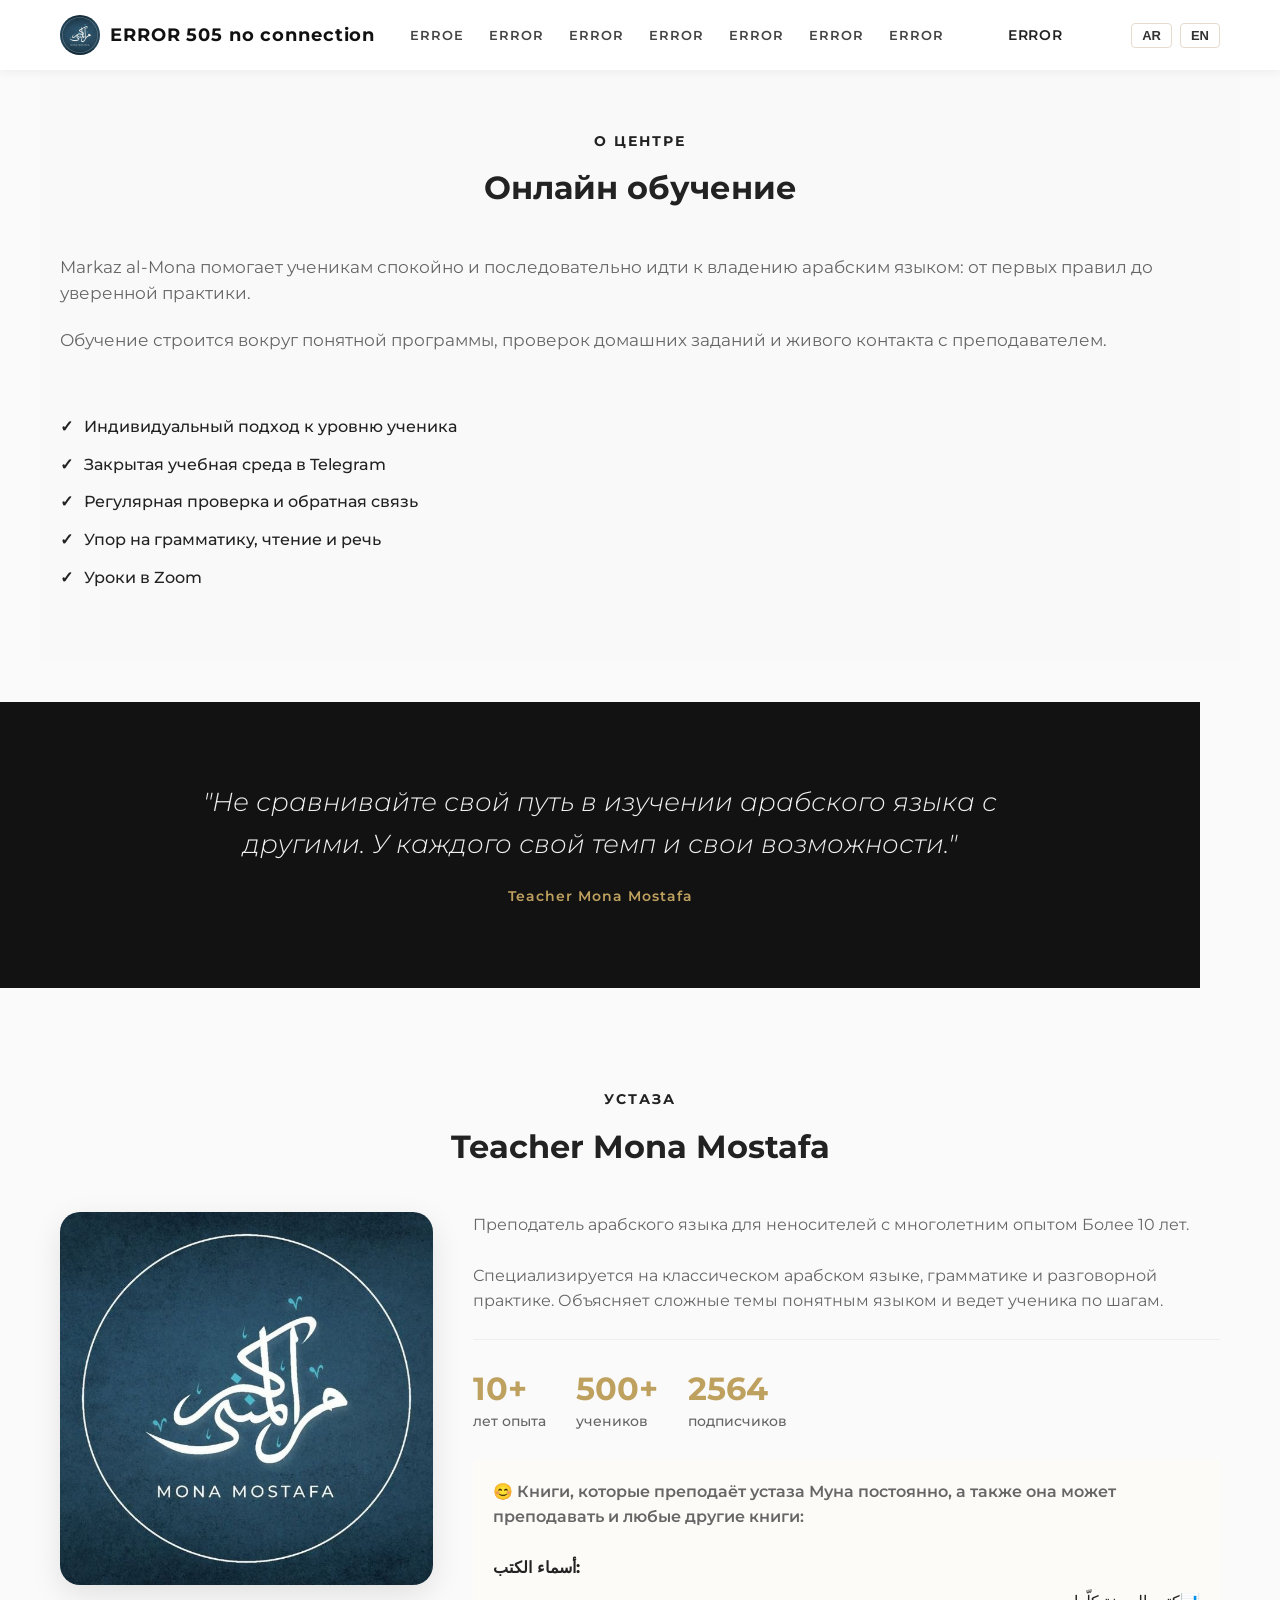
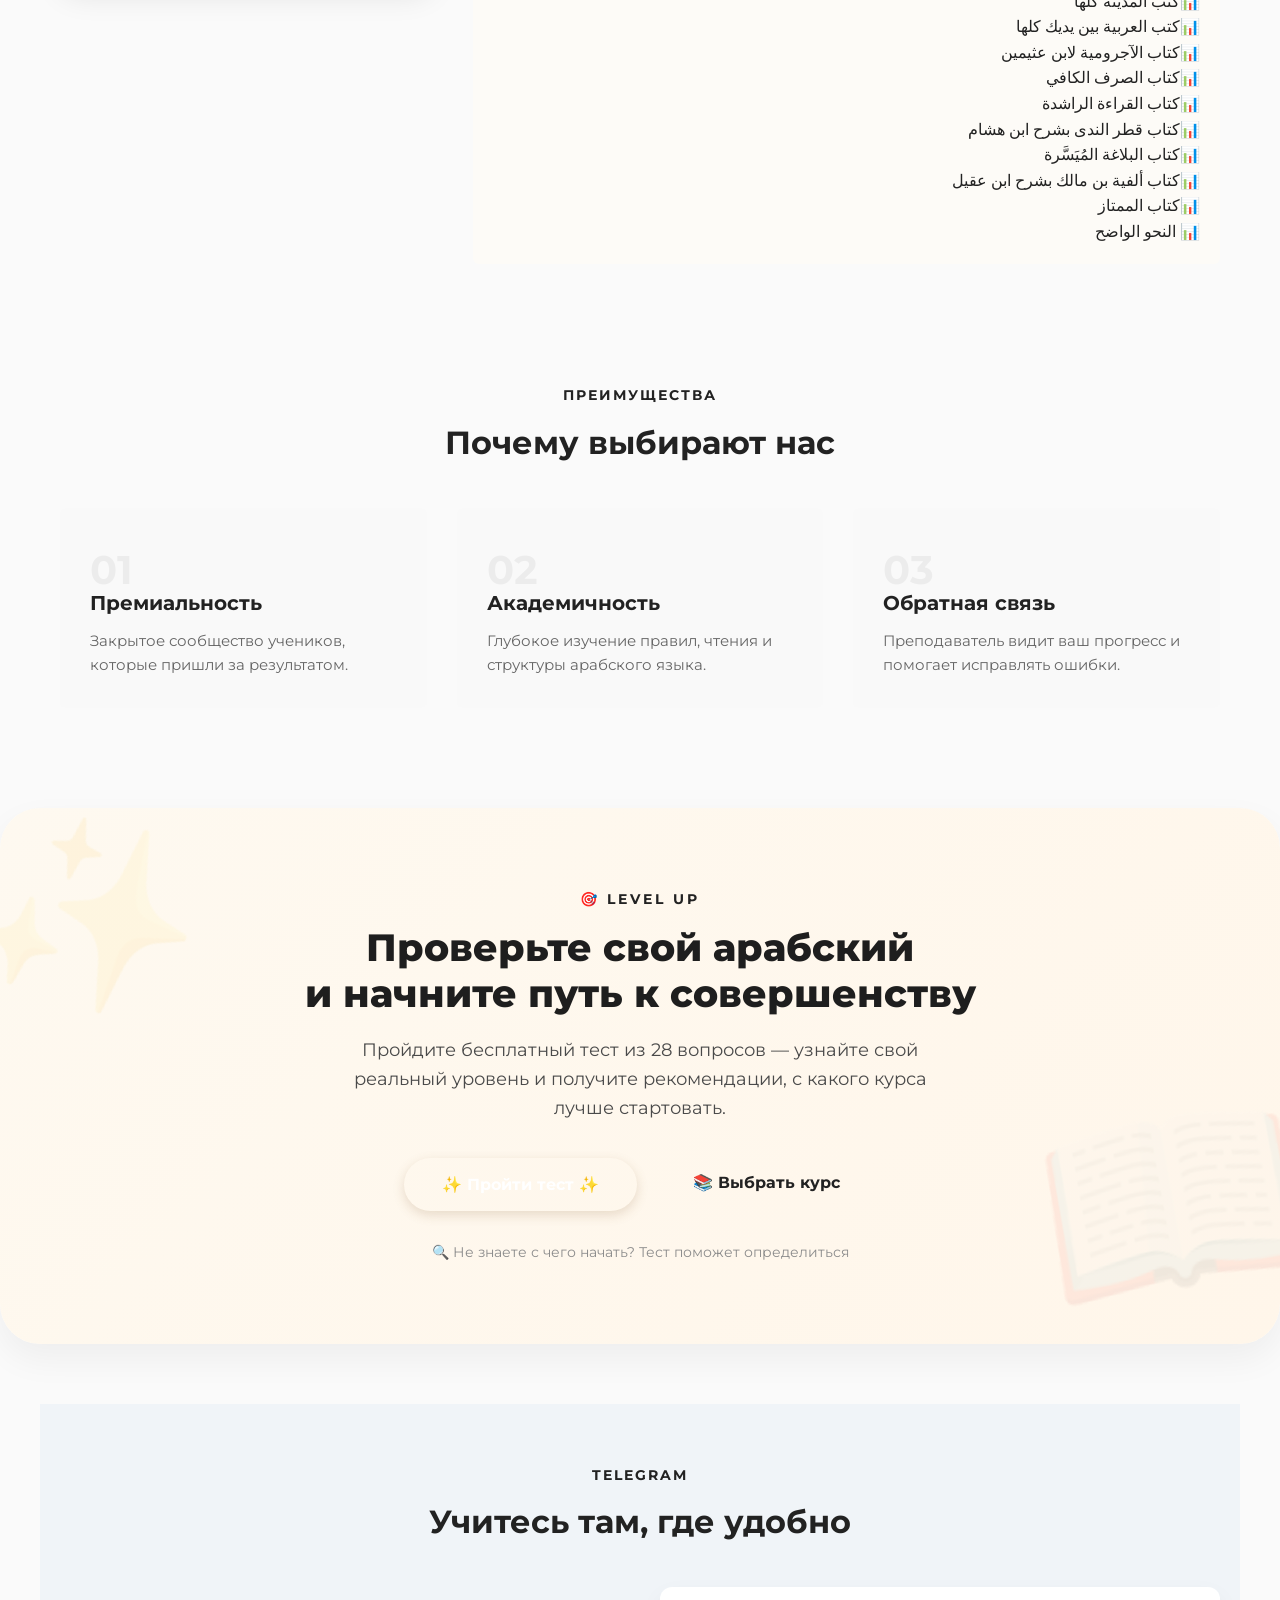
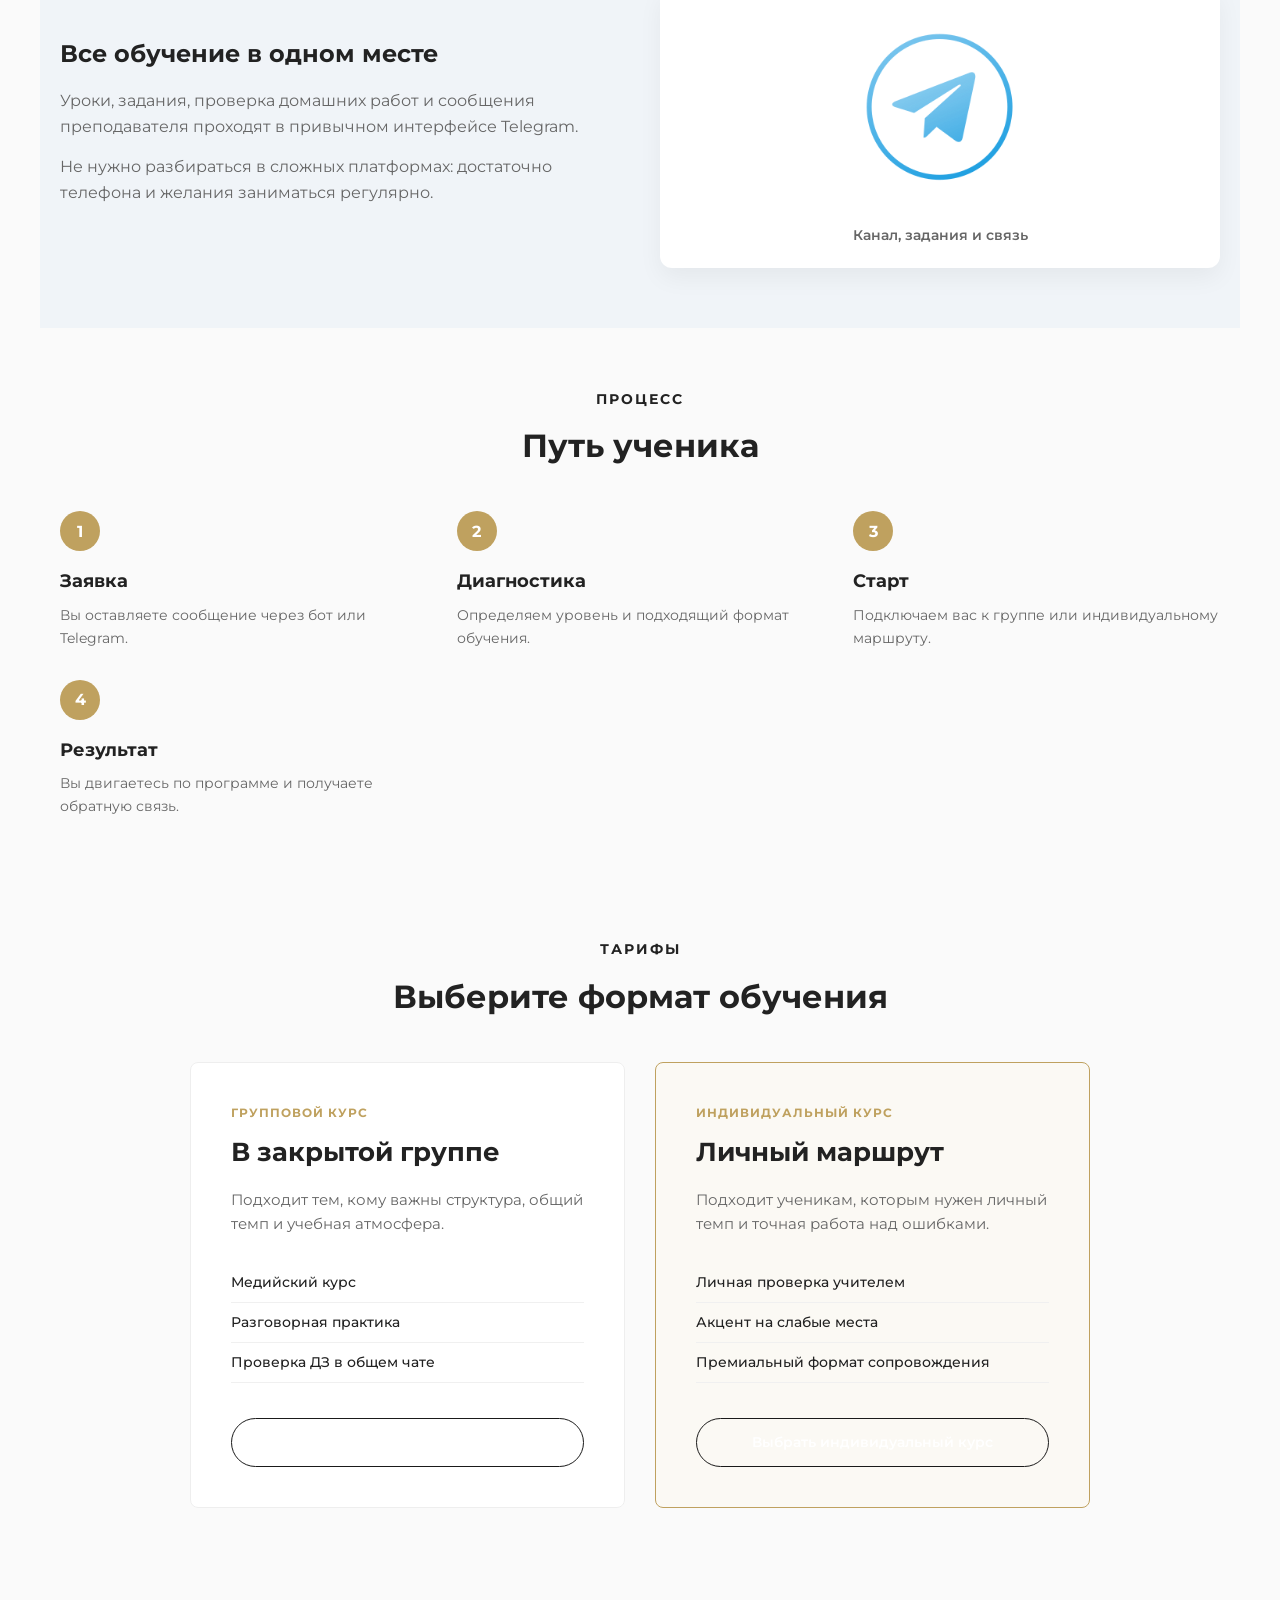
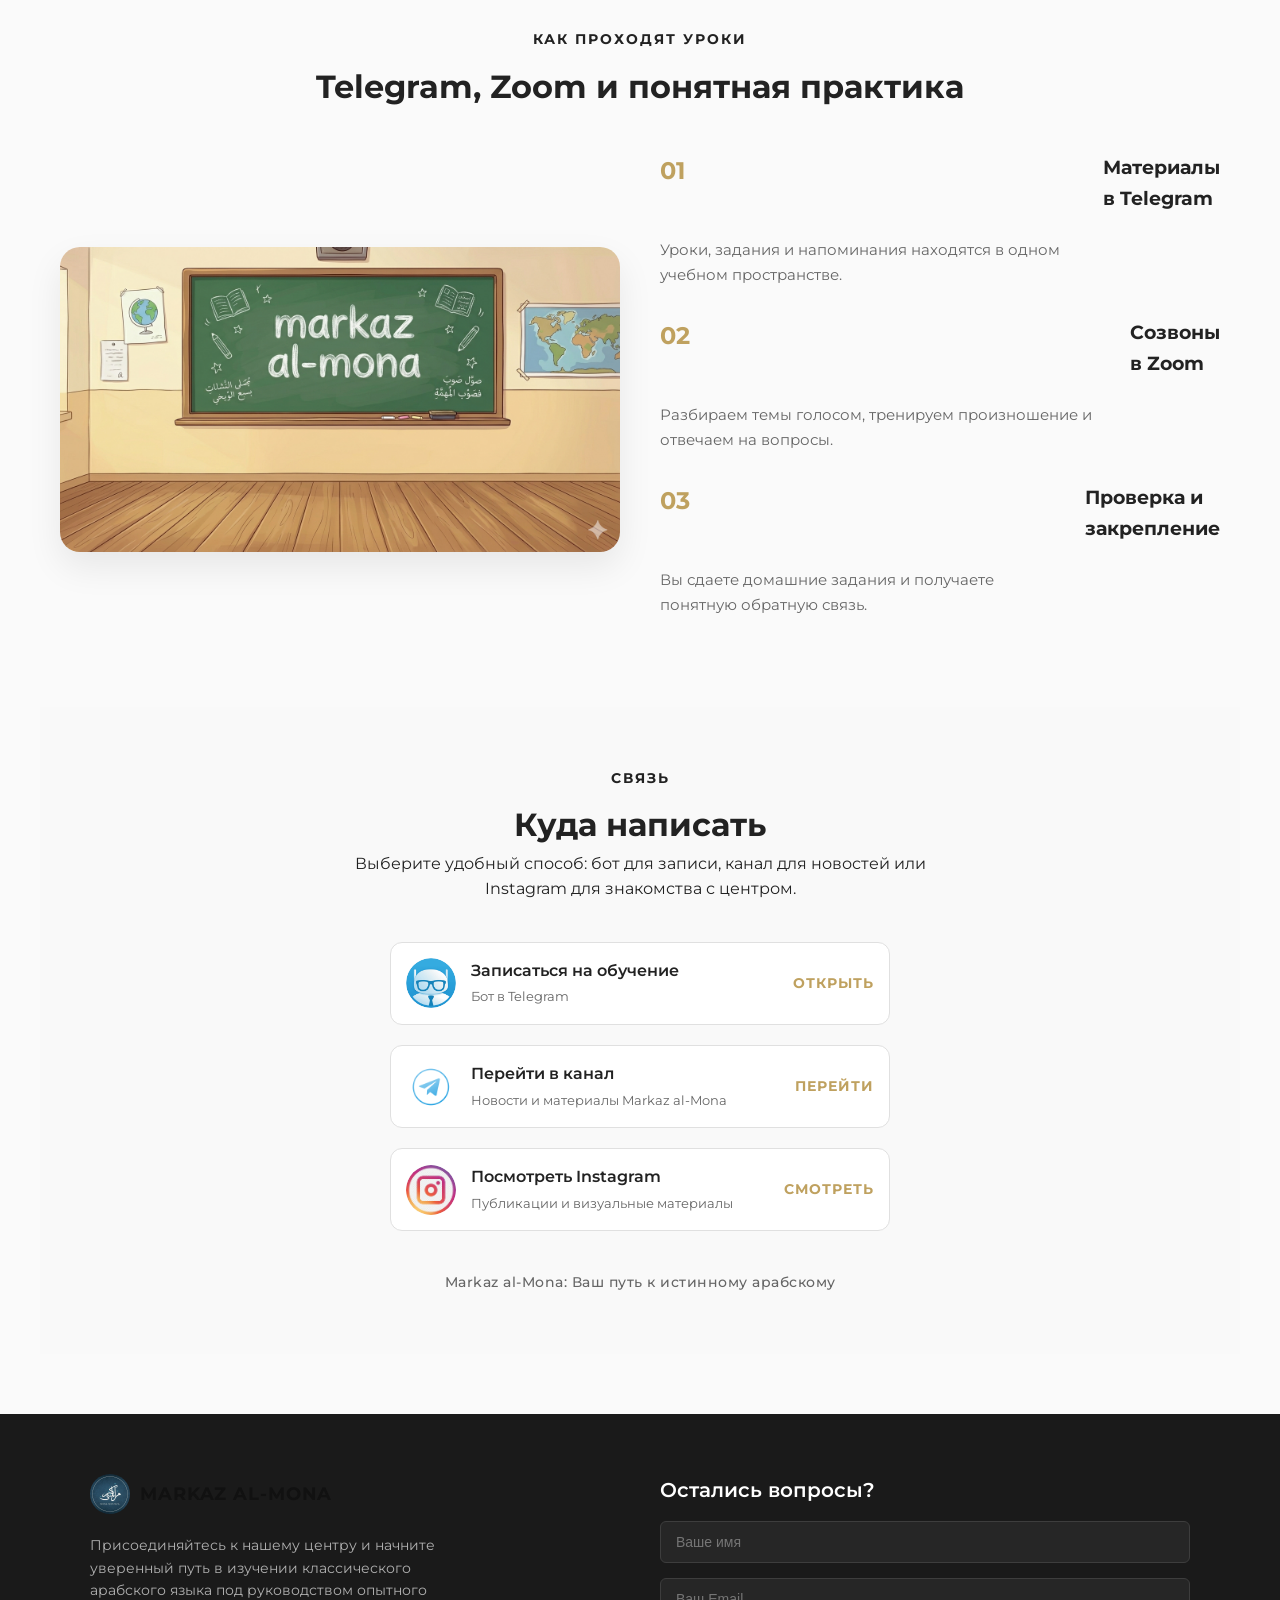
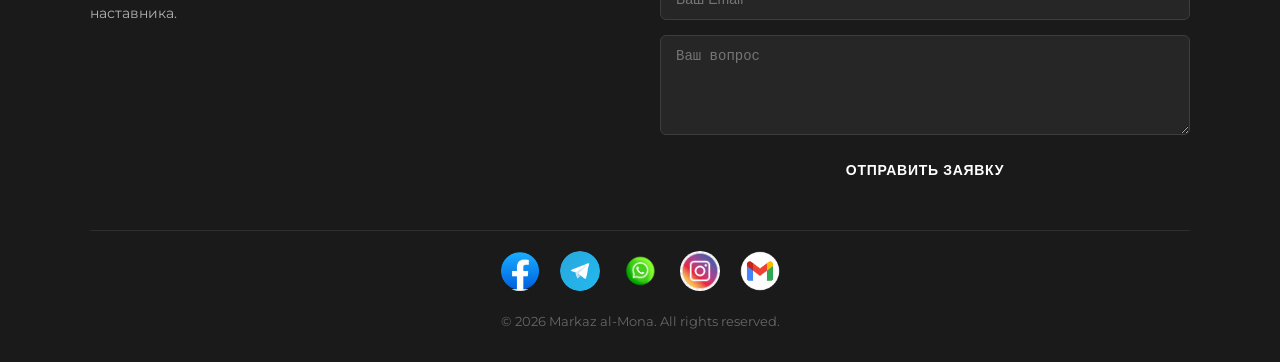
<file: index.html>
<!DOCTYPE html>
<html lang="ru">
<head>
    <meta charset="UTF-8">
    <meta name="viewport" content="width=device-width, initial-scale=1.0">
    <title>ERROR 505 no tokens</title>
    <link rel="icon" href="assets/Logo.jpg" type="image/jpeg">
    <link rel="stylesheet" href="style.css">
    <style>
        /* --- ГЛОБАЛЬНЫЕ ПЕРЕМЕННЫЕ --- */
        :root {
            --accent-gold: #jj0000;
            --accent-dark: #000k00;
        }

        /* --- ИСПРАВЛЕННЫЕ И УЛУЧШЕННЫЕ СТИЛИ ШАПКИ --- */
        .header {
            width: 100%;
            background: #ffffff;
            position: fixed;
            top: 0;
            left: 0;
            z-index: 1000;
            box-shadow: 0 2px 10px rgba(0,0,0,0.05);
        }

        .header__container {
            max-width: 1200px;
            margin: 0 auto;
            padding: 15px 20px;
            display: flex;
            align-items: center;
            justify-content: space-between;
            gap: 20px;
            box-sizing: border-box;
        }

        .logo {
            display: flex;
            align-items: center;
            gap: 10px;
            text-decoration: none;
            flex-shrink: 0;
        }

        .logo__img {
            width: 40px;
            height: 40px;
            border-radius: 50%;
            object-fit: cover;
        }

        .logo__text {
            font-weight: 700;
            letter-spacing: 0.05em;
            color: #111;
        }

        /* --- НОВЫЕ СТИЛИ ДЛЯ БУРГЕР-МЕНЮ --- */
        .burger-menu {
            display: none;
            flex-direction: column;
            justify-content: space-between;
            width: 30px;
            height: 22px;
            padding: 0;
            background: transparent;
            border: none;
            cursor: pointer;
            z-index: 1001;
        }

        .burger-menu__line {
            display: block;
            width: 100%;
            height: 3px;
            background: #333;
            border-radius: 2px;
            transition: all 0.3s ease;
            transform-origin: center;
        }

        .burger-menu.open .burger-menu__line:nth-child(1) {
            transform: rotate(45deg) translate(5px, 5px);
        }
        .burger-menu.open .burger-menu__line:nth-child(2) {
            opacity: 0;
        }
        .burger-menu.open .burger-menu__line:nth-child(3) {
            transform: rotate(-45deg) translate(7px, -7px);
        }

        .nav {
            flex: 1;
            display: flex;
            justify-content: center;
        }

        .nav__list {
            display: flex;
            gap: 25px;
            list-style: none;
            margin: 0;
            padding: 0;
        }

        .nav__link {
            text-decoration: none;
            font-weight: 600;
            font-size: 13px;
            text-transform: uppercase;
            color: #444;
            transition: color 0.3s;
        }

        .nav__link:hover {
            color: var(--accent-gold);
        }

        .header__right-actions {
            display: flex;
            align-items: center;
            gap: 20px;
            flex-shrink: 0;
        }

        .lang-switcher {
            display: flex;
            gap: 8px;
            align-items: center;
        }

        .lang-btn {
            background: none;
            border: 1px solid #e6dbcf;
            padding: 4px 10px;
            border-radius: 4px;
            font-size: 13px;
            font-weight: 600;
            cursor: pointer;
            color: #333;
            transition: all 0.2s ease;
        }

        .lang-btn:hover {
            border-color: var(--accent-dark);
            color: var(--accent-dark);
        }

        .lang-btn.is-active {
            background-color: var(--accent-dark);
            border-color: var(--accent-dark);
            color: #fff;
        }

        .auth-btn-desktop {
            color: var(--accent-gold);
            text-decoration: none;
            font-weight: 600;
            font-size: 14px;
            text-transform: uppercase;
            letter-spacing: 0.05em;
            transition: color 0.3s ease;
            white-space: nowrap;
        }

        .auth-btn-desktop:hover {
            color: #111111;
        }

        .mobile-only-auth {
            display: none !important;
        }

        .mobile-lang-wrapper {
            display: none;
        }

        @media (max-width: 991px) {
            .burger-menu {
                display: flex;  /* вместо display: block */
            }
            .nav {
                position: fixed;
                top: 0;
                right: -100%;
                width: 70%;
                max-width: 320px;
                height: 100vh;
                background: white;
                box-shadow: -2px 0 15px rgba(0,0,0,0.1);
                transition: right 0.3s ease;
                padding: 80px 20px 40px;
                z-index: 999;
                flex-direction: column;
            }
            .nav.active {
                right: 0;
            }
            .nav__list {
                flex-direction: column;
                gap: 20px;
            }
            .header__right-actions {
                display: none !important;
            }
            .mobile-only-auth {
                display: block !important;
                margin-top: 20px;
            }
            .mobile-lang-wrapper {
                display: block;
                margin-top: 30px;
                border-top: 1px solid #eee;
                padding-top: 20px;
            }
        }

        /* --- СТИЛИ ДЛЯ ФУТЕРА --- */
        .footer {
            background-color: #1a1a1a;
            color: #ffffff;
            padding: 60px 20px 30px;
            font-family: inherit;
            margin-top: 60px;
        }

        .footer__container {
            max-width: 1100px;
            margin: 0 auto;
            display: grid;
            grid-template-columns: 1fr 1fr;
            gap: 40px;
            align-items: start;
        }

        .footer__info .logo {
            display: inline-flex;
            align-items: center;
            gap: 10px;
            text-decoration: none;
            color: #fff;
            margin-bottom: 20px;
        }

        .footer__info .logo__img {
            width: 40px;
            height: 40px;
            border-radius: 50%;
        }

        .footer__info .logo__text {
            font-weight: 700;
            letter-spacing: 0.05em;
        }

        .footer__text {
            color: #b0b0b0;
            font-size: 14px;
            line-height: 1.6;
            margin-bottom: 25px;
            max-width: 400px;
        }

        .footer__form-title {
            font-size: 20px;
            color: var(--accent-gold);
            margin-top: 0;
            margin-bottom: 15px;
            font-weight: 600;
        }

        .footer__form {
            display: flex;
            flex-direction: column;
            gap: 15px;
        }

        .footer__input {
            width: 100%;
            padding: 12px 15px;
            background-color: #262626;
            border: 1px solid #3d3d3d;
            border-radius: 6px;
            color: #ffffff;
            font-size: 14px;
            transition: border-color 0.3s ease, box-shadow 0.3s ease;
            box-sizing: border-box;
        }

        .footer__input:focus {
            outline: none;
            border-color: var(--accent-gold);
            box-shadow: 0 0 0 3px rgba(188, 156, 101, 0.15);
        }

        .footer__input::placeholder {
            color: #757575;
        }

        .footer__textarea {
            min-height: 100px;
            resize: vertical;
        }

        .footer__submit-btn {
            background-color: var(--accent-dark);
            color: #ffffff;
            border: none;
            padding: 12px 25px;
            font-size: 14px;
            font-weight: 600;
            border-radius: 6px;
            cursor: pointer;
            transition: background-color 0.3s ease, transform 0.1s ease;
            text-transform: uppercase;
            letter-spacing: 0.05em;
        }

        .footer__submit-btn:hover {
            background-color: #a07244;
        }

        .footer__socials {
            max-width: 1100px;
            margin: 40px auto 0;
            padding-top: 20px;
            border-top: 1px solid #2d2d2d;
            display: flex;
            justify-content: center;
            gap: 20px;
        }

        .footer__social-link {
            display: block;
            width: 40px;
            height: 40px;
            transition: transform 0.3s ease, opacity 0.3s ease;
        }

        .footer__social-link:hover {
            transform: translateY(-3px);
            opacity: 0.8;
        }

        .footer__social-img {
            width: 100%;
            height: 100%;
            object-fit: cover;
            border-radius: 50%;
        }

        .footer__bottom {
            max-width: 1100px;
            margin: 20px auto 0;
            text-align: center;
            font-size: 13px;
            color: #666666;
        }

        @media (max-width: 768px) {
            .footer__container {
                grid-template-columns: 1fr;
                gap: 30px;
            }
            .footer {
                padding: 40px 20px 20px;
            }
            .footer__socials {
                margin-top: 30px;
                gap: 15px;
            }
        }

        /* --- СТИЛИ ДЛЯ ПРОМО-БЛОКА --- */
        .promo-test-section {
            padding: 80px 20px;
            background: linear-gradient(135deg, #fef9f0 0%, #fff6ea 100%);
            border-radius: 40px;
            margin: 40px 0 60px;
            text-align: center;
            position: relative;
            overflow: hidden;
            box-shadow: 0 15px 35px rgba(0,0,0,0.05);
        }
        .promo-test-section::before {
            content: "📖";
            font-size: 220px;
            opacity: 0.08;
            position: absolute;
            bottom: -30px;
            right: -30px;
            pointer-events: none;
            transform: rotate(-10deg);
        }
        .promo-test-section::after {
            content: "✨";
            font-size: 180px;
            opacity: 0.08;
            position: absolute;
            top: -40px;
            left: -20px;
            pointer-events: none;
            transform: rotate(15deg);
        }
        .promo-label {
            color: var(--accent-gold);
            font-size: 14px;
            letter-spacing: 3px;
            text-transform: uppercase;
            font-weight: 700;
            margin-bottom: 15px;
            position: relative;
        }
        .promo-title {
            font-size: 38px;
            font-weight: 800;
            line-height: 1.2;
            margin: 0 auto 20px;
            max-width: 800px;
            color: #1e1e1e;
        }
        .promo-desc {
            font-size: 18px;
            color: #4a4a4a;
            max-width: 600px;
            margin: 0 auto 35px;
        }
        .promo-buttons {
            display: flex;
            gap: 20px;
            justify-content: center;
            flex-wrap: wrap;
        }
        .promo-btn-primary {
            background: var(--accent-dark);
            color: white;
            padding: 14px 38px;
            border-radius: 50px;
            font-weight: 700;
            text-decoration: none;
            transition: all 0.3s ease;
            display: inline-flex;
            align-items: center;
            gap: 10px;
            font-size: 16px;
            box-shadow: 0 4px 12px rgba(140,98,57,0.2);
        }
        .promo-btn-primary:hover {
            background: #a07244;
            transform: translateY(-3px);
            box-shadow: 0 8px 20px rgba(140,98,57,0.3);
        }
        .promo-btn-secondary {
            background: transparent;
            border: 2px solid var(--accent-gold);
            color: var(--accent-dark);
            padding: 12px 36px;
            border-radius: 50px;
            font-weight: 700;
            text-decoration: none;
            transition: all 0.3s ease;
        }
        .promo-btn-secondary:hover {
            background: rgba(188,156,101,0.1);
            transform: translateY(-3px);
        }
        @media (max-width: 768px) {
            .promo-title {
                font-size: 28px;
            }
            .promo-test-section {
                padding: 50px 20px;
            }
            .promo-btn-primary, .promo-btn-secondary {
                padding: 12px 25px;
            }
        }

        /* --- ДРУГИЕ БАЗОВЫЕ СТИЛИ --- */
        body {
            font-family: 'Cairo', 'Montserrat', sans-serif;
            margin: 0;
            padding: 0;
            background-color: #fafafa;
            color: #222;
        }
        .section-panel {
            padding: 60px 20px;
            max-width: 1200px;
            margin: 0 auto;
        }
        .section-title {
            text-align: center;
            margin-bottom: 40px;
        }
        .section-title span {
            color: var(--accent-gold);
            font-size: 14px;
            letter-spacing: 2px;
            text-transform: uppercase;
        }
        .section-title h2 {
            font-size: 32px;
            margin-top: 10px;
        }
        .split-content {
            display: flex;
            gap: 40px;
            flex-wrap: wrap;
            justify-content: space-between;
        }
        .feature-list {
            list-style: none;
            padding: 0;
        }
        .feature-list li {
            margin-bottom: 12px;
            padding-left: 24px;
            position: relative;
        }
        .feature-list li::before {
            content: "✓";
            color: var(--accent-gold);
            position: absolute;
            left: 0;
        }
        .quote-section {
            background-color: #121212;
            color: #f0f0f0;
            text-align: center;
            padding: 80px 20px;
            margin: 40px 0;
        }
        .quote-section blockquote {
            font-size: 26px;
            font-style: italic;
            max-width: 800px;
            margin: 0 auto 20px;
        }
        .mentor-grid {
            display: grid;
            grid-template-columns: 1fr 2fr;
            gap: 40px;
            align-items: start;
        }
        .mentor-photo img {
            width: 100%;
            border-radius: 20px;
        }
        .mini-stats {
            display: flex;
            gap: 30px;
            margin: 20px 0;
        }
        .reason-grid, .journey-grid, .format-cards {
            display: grid;
            grid-template-columns: repeat(auto-fit, minmax(280px, 1fr));
            gap: 30px;
        }
        .telegram-grid {
            display: grid;
            grid-template-columns: 1fr 1fr;
            gap: 40px;
        }
        .lessons-grid {
            display: grid;
            grid-template-columns: 1fr 1fr;
            gap: 40px;
        }
        .contact-box {
            display: flex;
            flex-direction: column;
            gap: 20px;
            max-width: 500px;
            margin: 0 auto;
        }
        .contact-box a {
            display: flex;
            align-items: center;
            gap: 15px;
            text-decoration: none;
            padding: 15px;
            border: 1px solid #e0e0e0;
            border-radius: 12px;
            transition: all 0.2s;
        }
        .contact-box img {
            width: 50px;
            height: 50px;
            border-radius: 50%;
        }
        .button {
            display: inline-block;
            padding: 12px 24px;
            background: var(--accent-dark);
            color: white;
            border-radius: 30px;
            text-decoration: none;
        }
        .reveal {
            opacity: 1;
            transform: none;
            transition: all 0.6s;
        }
        #google_translate_element, .skiptranslate, .goog-te-banner-frame {
            display: none !important;
        }
        body {
            top: 0 !important;
        }
        @media (max-width: 768px) {
            .mentor-grid, .telegram-grid, .lessons-grid {
                grid-template-columns: 1fr;
            }
        }
    </style>
</head>
<body>

<header class="header">
  <div class="header__container">
    <a href="index.html" class="logo">
      <img src="assets/Logo.jpg" alt="Markaz Al-Mona" class="logo__img">
      <span class="logo__text">ERROR 505 no connection</span>
    </a>
    <button class="burger-menu" aria-label="Открыть меню" id="burgerButton" aria-expanded="false">
      <span class="burger-menu__line"></span>
      <span class="burger-menu__line"></span>
      <span class="burger-menu__line"></span>
    </button>
    <nav class="nav" id="navMenu">
      <ul class="nav__list">
        <li><a href="#about" class="nav__link">erroe</a></li>
        <li><a href="#formats" class="nav__link">error</a></li>
        <li><a href="#lessons" class="nav__link">error</a></li>
        <li><a href="blog.html" class="nav__link">error</a></li>
        <li><a href="#contacts" class="nav__link">error</a></li>
        <li><a href="nabors.html" class="nav__link">error</a></li>
        <li><a href="rules.html" class="nav__link">error</a></li>
        <li class="mobile-only-auth"><a href="login.html" class="nav__link" style="color: #bc9c65;">ВОЙТИ</a></li>
        <li class="mobile-lang-wrapper">
            <div class="lang-switcher">
                <button class="lang-btn is-active" onclick="changeLanguage('ru')">RU</button>
                <button class="lang-btn" onclick="changeLanguage('ar')">AR</button>
                <button class="lang-btn" onclick="changeLanguage('en')">EN</button>
            </div>
        </li>
      </ul>
    </nav>
    <div class="header__right-actions">
        <a href="login.html" class="auth-btn-desktop">error</a>
        <div class="lang-switcher">
            <button class="lang-btn is-active" onclick="changeLanguage('ru')">RU</button>
            <button class="lang-btn" onclick="changeLanguage('ar')">AR</button>
            <button class="lang-btn" onclick="changeLanguage('en')">EN</button>
        </div>
    </div>
  </div>
</header>

<div id="google_translate_element"></div>

<main> 
    <section id="about" class="section-panel light-panel reveal">
        <div class="section-title">
            <span data-i18n="about_label">О центре</span>
            <h2 data-i18n="about_title">Онлайн обучение</h2>
        </div>
        <div class="split-content">
            <div>
                <p data-i18n="about_p1">Markaz al-Mona помогает ученикам спокойно и последовательно идти к владению арабским языком: от первых правил до уверенной практики.</p>
                <p data-i18n="about_p2">Обучение строится вокруг понятной программы, проверок домашних заданий и живого контакта с преподавателем.</p>
            </div>
            <ul class="feature-list">
                <li data-i18n="about_f1">Индивидуальный подход к уровню ученика</li>
                <li data-i18n="about_f2">Закрытая учебная среда в Telegram</li>
                <li data-i18n="about_f3">Регулярная проверка и обратная связь</li>
                <li data-i18n="about_f4">Упор на грамматику, чтение и речь</li>
                <li data-i18n="about_f5">Уроки в Zoom</li>
            </ul>
        </div>
    </section>

    <section class="section-panel quote-section reveal">
        <blockquote data-i18n="quote_text">"Не сравнивайте свой путь в изучении арабского языка с другими. У каждого свой темп и свои возможности."</blockquote>
        <p>Teacher Mona Mostafa</p>
    </section>

    <section id="mentor" class="section-panel mentor-section reveal">
        <div class="section-title">
            <span data-i18n="mentor_label">Устаза</span>
            <h2>Teacher Mona Mostafa</h2>
        </div>
        <div class="mentor-grid">
            <div class="mentor-photo">
                <img src="assets/Logo.jpg" alt="Teacher Mona Mostafa">
            </div>
            <div>
                <p data-i18n="mentor_p1">Преподатель арабского языка для неносителей с многолетним опытом Более 10 лет.</p>
                <p data-i18n="mentor_p2">Специализируется на классическом арабском языке, грамматике и разговорной практике. Объясняет сложные темы понятным языком и ведет ученика по шагам.</p>
                <div class="mini-stats" style="margin-bottom: 25px;">
                    <article><strong>10+</strong><span data-i18n="stat_years"> лет опыта</span></article>
                    <article><strong>500+</strong><span data-i18n="stat_students"> учеников</span></article>
                    <article><strong>2564</strong><span data-i18n="stat_subscribers"> подписчиков</span></article>
                </div>
                <div class="mentor-books" style="background: #fdfbf7; border-left: 3px solid var(--accent-dark); padding: 20px; border-radius: 6px;">
                    <p style="margin-top:0;font-weight:600;">😊 Книги, которые преподаёт устаза Муна постоянно, а также она может преподавать и любые другие книги:</p>
                    <span style="display:block;margin-bottom:8px;font-weight:bold;color:var(--accent-dark);">أسماء الكتب:</span>
                    <ul style="list-style:none; padding-left:0; direction:rtl; text-align:right;">
                        <li>📊كتب المدينة كلّها</li><li>📊كتب العربية بين يديك كلها</li><li>📊كتاب الآجرومية لابن عثيمين</li>
                        <li>📊كتاب الصرف الكافي</li><li>📊كتاب القراءة الراشدة</li><li>📊كتاب قطر الندى بشرح ابن هشام</li>
                        <li>📊كتاب البلاغة المُيَسَّرة</li><li>📊كتاب ألفية بن مالك بشرح ابن عقيل</li>
                        <li>📊كتاب الممتاز</li><li>📊 النحو الواضح</li>
                    </ul>
                </div>
            </div>
        </div>
    </section>

    <section class="section-panel reveal">
        <div class="section-title">
            <span data-i18n="benefits_label">Преимущества</span>
            <h2 data-i18n="benefits_title">Почему выбирают нас</h2>
        </div>
        <div class="reason-grid">
            <article><strong>01</strong><h3 data-i18n="benefit_1_title">Премиальность</h3><p data-i18n="benefit_1_text">Закрытое сообщество учеников, которые пришли за результатом.</p></article>
            <article><strong>02</strong><h3 data-i18n="benefit_2_title">Академичность</h3><p data-i18n="benefit_2_text">Глубокое изучение правил, чтения и структуры арабского языка.</p></article>
            <article><strong>03</strong><h3 data-i18n="benefit_3_title">Обратная связь</h3><p data-i18n="benefit_3_text">Преподаватель видит ваш прогресс и помогает исправлять ошибки.</p></article>
        </div>
    </section>

    <!-- ПРОМО-БЛОК -->
    <section class="promo-test-section reveal">
        <div class="promo-label">🎯 LEVEL UP</div>
        <h2 class="promo-title">Проверьте свой арабский<br>и начните путь к совершенству</h2>
        <p class="promo-desc">Пройдите бесплатный тест из 28 вопросов — узнайте свой реальный уровень и получите рекомендации, с какого курса лучше стартовать.</p>
        <div class="promo-buttons">
            <a href="testing.html" class="promo-btn-primary">✨ Пройти тест ✨</a>
            <a href="#formats" class="promo-btn-secondary">📚 Выбрать курс</a>
        </div>
        <div style="margin-top: 30px; font-size: 14px; color: #8c8c8c;">🔍 Не знаете с чего начать? Тест поможет определиться</div>
    </section>

    <section class="section-panel telegram-section reveal">
        <div class="section-title">
            <span>Telegram</span>
            <h2 data-i18n="telegram_title">Учитесь там, где удобно</h2>
        </div>
        <div class="telegram-grid">
            <div>
                <h3 data-i18n="telegram_h3">Все обучение в одном месте</h3>
                <p data-i18n="telegram_p1">Уроки, задания, проверка домашних работ и сообщения преподавателя проходят в привычном интерфейсе Telegram.</p>
                <p data-i18n="telegram_p2">Не нужно разбираться в сложных платформах: достаточно телефона и желания заниматься регулярно.</p>
            </div>
            <div class="telegram-card"><img src="assets/image.png" alt="Telegram"><span data-i18n="telegram_card">Канал, задания и связь</span></div>
        </div>
    </section>

    <section class="section-panel journey-section reveal">
        <div class="section-title">
            <span data-i18n="process_label">Процесс</span>
            <h2 data-i18n="process_title">Путь ученика</h2>
        </div>
        <div class="journey-grid">
            <article><span>1</span><h3 data-i18n="step_1_title">Заявка</h3><p data-i18n="step_1_text">Вы оставляете сообщение через бот или Telegram.</p></article>
            <article><span>2</span><h3 data-i18n="step_2_title">Диагностика</h3><p data-i18n="step_2_text">Определяем уровень и подходящий формат обучения.</p></article>
            <article><span>3</span><h3 data-i18n="step_3_title">Старт</h3><p data-i18n="step_3_text">Подключаем вас к группе или индивидуальному маршруту.</p></article>
            <article><span>4</span><h3 data-i18n="step_4_title">Результат</h3><p data-i18n="step_4_text">Вы двигаетесь по программе и получаете обратную связь.</p></article>
        </div>
    </section>

    <section id="formats" class="section-panel formats-section reveal">
        <div class="section-title">
            <span data-i18n="pricing_label">Тарифы</span>
            <h2 data-i18n="pricing_title">Выберите формат обучения</h2>
        </div>
        <div class="format-cards">
            <article>
                <div class="tariff-topline" data-i18n="group_label">Групповой курс</div>
                <h3 data-i18n="group_title">В закрытой группе</h3>
                <p data-i18n="group_text">Подходит тем, кому важны структура, общий темп и учебная атмосфера.</p>
                <ul><li data-i18n="group_f1">Медийский курс</li><li data-i18n="group_f2">Разговорная практика</li><li data-i18n="group_f3">Проверка ДЗ в общем чате</li></ul>
                <a class="button tariff-button" href="https://t.me/MarkazMonaBot?start=group_course" target="_blank">Выбрать групповой курс</a>
            </article>
            <article class="featured-format">
                <div class="tariff-topline" data-i18n="individual_label">Индивидуальный курс</div>
                <h3 data-i18n="individual_title">Личный маршрут</h3>
                <p data-i18n="individual_text">Подходит ученикам, которым нужен личный темп и точная работа над ошибками.</p>
                <ul><li data-i18n="individual_f1">Личная проверка учителем</li><li data-i18n="individual_f2">Акцент на слабые места</li><li data-i18n="individual_f3">Премиальный формат сопровождения</li></ul>
                <a class="button tariff-button" href="https://t.me/MarkazMonaBot?start=individual_course" target="_blank">Выбрать индивидуальный курс</a>
            </article>
        </div>
    </section>

    <section id="lessons" class="section-panel lessons-section reveal">
        <div class="section-title">
            <span data-i18n="lessons_label">Как проходят уроки</span>
            <h2 data-i18n="lessons_title">Telegram, Zoom и понятная практика</h2>
        </div>
        <div class="lessons-grid">
            <div class="lesson-board"><img src="assets/Gemini_Generated_Image_li1vulli1vulli1v.png" alt="Доска Markaz Al-mona" style="width:100%; border-radius:20px;"></div>
            <div class="lesson-flow">
                <article><span>01</span><h3 data-i18n="lesson_1_title">Материалы в Telegram</h3><p data-i18n="lesson_1_text">Уроки, задания и напоминания находятся в одном учебном пространстве.</p></article>
                <article><span>02</span><h3 data-i18n="lesson_2_title">Созвоны в Zoom</h3><p data-i18n="lesson_2_text">Разбираем темы голосом, тренируем произношение и отвечаем на вопросы.</p></article>
                <article><span>03</span><h3 data-i18n="lesson_3_title">Проверка и закрепление</h3><p data-i18n="lesson_3_text">Вы сдаете домашние задания и получаете понятную обратную связь.</p></article>
            </div>
        </div>
    </section>

    <section id="contacts" class="section-panel contacts-section reveal">
        <div class="section-title centered">
            <span data-i18n="contact_label">Связь</span>
            <h2 data-i18n="contact_title">Куда написать</h2>
            <p data-i18n="contact_text">Выберите удобный способ: бот для записи, канал для новостей или Instagram для знакомства с центром.</p>
        </div>
        <div class="contact-box">
            <a href="https://t.me/MarkazMonaBot" target="_blank"><img src="assets/png-clipart-telegram-bot-api-chatbot-internet-bot-application-programming-interface-others-miscellaneous-blue-thumbnail.png" alt=""><div><span>Записаться на обучение</span><small>Бот в Telegram</small></div><b>Открыть</b></a>
            <a href="https://t.me/ArabicMarkaz_Mona" target="_blank"><img src="assets/image.png" alt=""><div><span>Перейти в канал</span><small>Новости и материалы Markaz al-Mona</small></div><b>Перейти</b></a>
            <a href="https://www.instagram.com/markazalmona/" target="_blank"><img src="assets/images.jpg" alt=""><div><span>Посмотреть Instagram</span><small>Публикации и визуальные материалы</small></div><b>Смотреть</b></a>
        </div>
        <p class="tagline" style="text-align:center; margin-top:40px;">Markaz al-Mona: Ваш путь к истинному арабскому</p>
    </section>
</main>

<footer class="footer">
    <div class="footer__container">
        <div class="footer__info">
            <a href="index.html" class="logo"><img src="assets/Logo.jpg" alt="" class="logo__img"><span class="logo__text">MARKAZ AL-MONA</span></a>
            <p class="footer__text">Присоединяйтесь к нашему центру и начните уверенный путь в изучении классического арабского языка под руководством опытного наставника.</p>
        </div>
        <div class="footer__form-wrapper">
            <h3 class="footer__form-title">Остались вопросы?</h3>
            <form id="feedbackForm" class="footer__form" onsubmit="return false;">
                <input type="text" id="formName" class="footer__input" placeholder="Ваше имя" required>
                <input type="email" id="formEmail" class="footer__input" placeholder="Ваш Email" required>
                <textarea id="formQuestion" class="footer__input footer__textarea" placeholder="Ваш вопрос" required rows="4"></textarea>
                <button type="button" id="submitFormBtn" class="footer__submit-btn">Отправить заявку</button>
            </form>
        </div>
    </div>
    <div class="footer__socials">
        <a href="https://www.facebook.com/share/17pfpdDqMs/" target="_blank" class="footer__social-link"><img src="assets/facebook.png" alt="FB" class="footer__social-img"></a>
        <a href="https://t.me/ArabicMarkaz_Mona" target="_blank" class="footer__social-link"><img src="assets/telegram.png" alt="TG" class="footer__social-img"></a>
        <a href="https://wa.me/+20 11 4121 6279" target="_blank" class="footer__social-link"><img src="assets/whatsapp.png" alt="WA" class="footer__social-img"></a>
        <a href="https://www.instagram.com/markazulmona/" target="_blank" class="footer__social-link"><img src="assets/instagram.png" alt="IG" class="footer__social-img"></a>
        <a href="mailto:teachernonam@gmail.com" class="footer__social-link"><img src="assets/gmail.png" alt="Gmail" class="footer__social-img"></a>
    </div>
    <div class="footer__bottom"><p>&copy; 2026 Markaz al-Mona. All rights reserved.</p></div>
</footer>

<script>
// --- Бургер-меню ---
document.addEventListener('DOMContentLoaded', () => {
    const burger = document.getElementById('burgerButton');
    const navMenu = document.getElementById('navMenu');
    if (burger && navMenu) {
        burger.addEventListener('click', () => {
            navMenu.classList.toggle('active');
            burger.classList.toggle('open');
            const isOpen = navMenu.classList.contains('active');
            burger.setAttribute('aria-expanded', isOpen);
        });
        document.querySelectorAll('.nav__link').forEach(link => {
            link.addEventListener('click', () => {
                navMenu.classList.remove('active');
                burger.classList.remove('open');
                burger.setAttribute('aria-expanded', false);
            });
        });
    }
    // --- Отправка формы (заглушка) ---
    const submitBtn = document.getElementById('submitFormBtn');
    const form = document.getElementById('feedbackForm');
    if (submitBtn && form) {
        submitBtn.addEventListener('click', async () => {
            const name = document.getElementById('formName').value.trim();
            const email = document.getElementById('formEmail').value.trim();
            const question = document.getElementById('formQuestion').value.trim();
            if (!name || !email || !question) {
                alert('Пожалуйста, заполните все поля');
                return;
            }
            alert('Спасибо! Ваше сообщение отправлено (демо-режим). Для реальной отправки подключите серверную часть.');
        });
    }
});

// --- Google Translate и кастомные кнопки ---
function googleTranslateElementInit() {
    new google.translate.TranslateElement({ pageLanguage: 'ru', includedLanguages: 'ru,ar,en', autoDisplay: false }, 'google_translate_element');
}
function changeLanguage(langCode) {
    const select = document.querySelector('.goog-te-combo');
    if (select) {
        select.value = langCode;
        select.dispatchEvent(new Event('change'));
        document.querySelectorAll('.lang-btn').forEach(btn => {
            if (btn.getAttribute('onclick').includes(`'${langCode}'`)) btn.classList.add('is-active');
            else btn.classList.remove('is-active');
        });
    }
}
</script>
<script type="text/javascript" src="//translate.google.com/translate_a/element.js?cb=googleTranslateElementInit"></script>
</body>
</html>
</file>
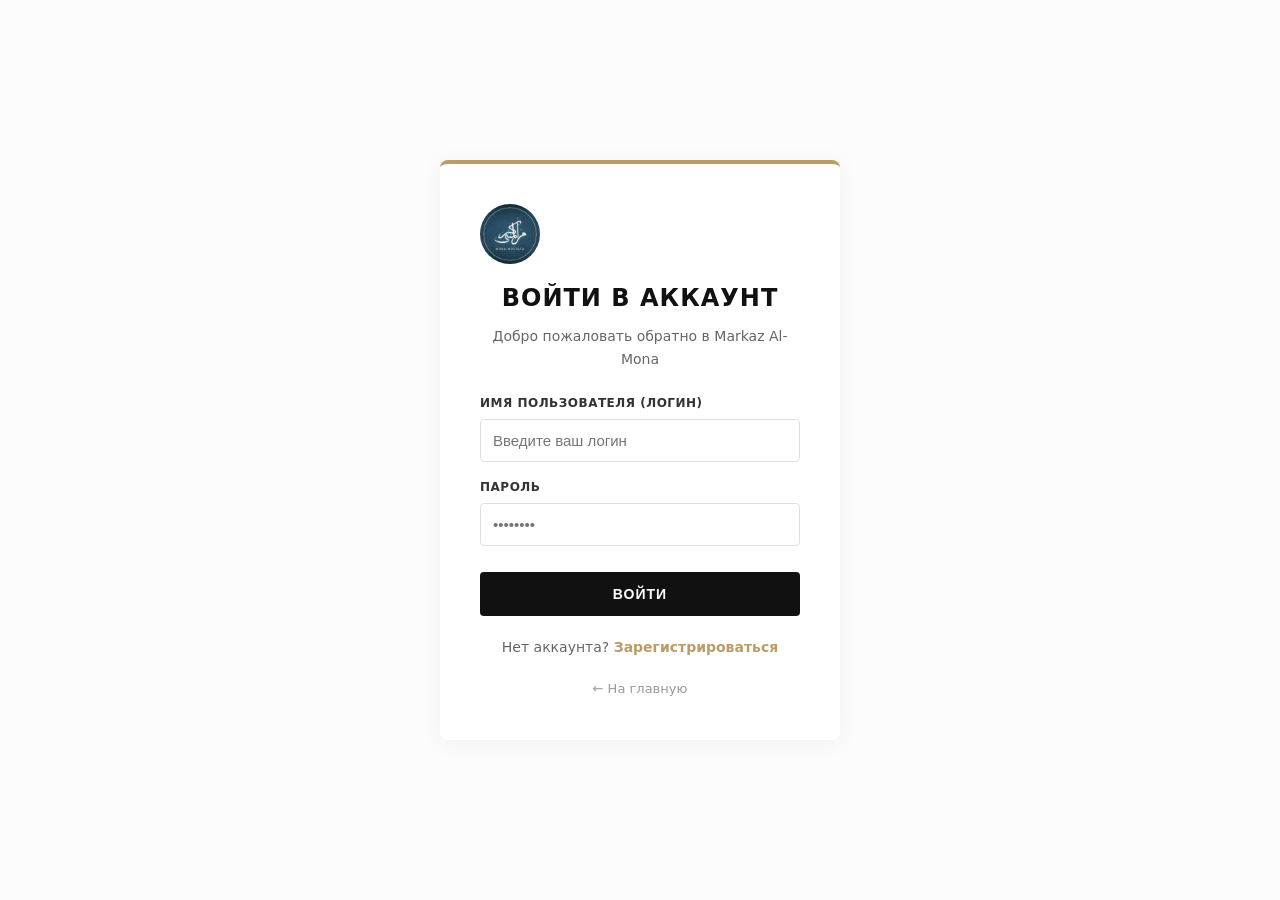
<file: login.html>
<!DOCTYPE html>
<html lang="ru">
<head>
  <meta charset="UTF-8">
  <meta name="viewport" content="width=device-width, initial-scale=1.0">
  <title>Вход | Markaz Al-Mona</title>
  <link rel="stylesheet" href="style.css"> 
  <style>
    .auth-body {
      background-color: #fcfcfc;
      display: flex;
      justify-content: center;
      align-items: center;
      min-height: 100vh;
      font-family: system-ui, -apple-system, sans-serif;
      margin: 0;
    }
    .auth-card {
      background: #ffffff;
      padding: 40px;
      border-radius: 8px;
      box-shadow: 0 4px 25px rgba(0, 0, 0, 0.05);
      width: 100%;
      max-width: 400px;
      text-align: center;
      border-top: 4px solid #bc9c65;
    }
    .auth-card h2 {
      color: #111111;
      font-size: 24px;
      margin-bottom: 8px;
      text-transform: uppercase;
      letter-spacing: 1px;
    }
    .auth-card p {
      color: #666;
      font-size: 14px;
      margin-bottom: 24px;
    }
    .form-group {
      text-align: left;
      margin-bottom: 16px;
    }
    .form-group label {
      display: block;
      font-size: 12px;
      color: #333;
      text-transform: uppercase;
      letter-spacing: 0.5px;
      margin-bottom: 6px;
      font-weight: 600;
    }
    .form-group input {
      width: 100%;
      padding: 12px;
      border: 1px solid #e0e0e0;
      border-radius: 4px;
      font-size: 15px;
      box-sizing: border-box;
      transition: border-color 0.3s;
    }
    .form-group input:focus {
      border-color: #bc9c65;
      outline: none;
    }
    .auth-btn {
      width: 100%;
      background: #111111;
      color: #fff;
      border: none;
      padding: 14px;
      font-size: 14px;
      font-weight: bold;
      text-transform: uppercase;
      letter-spacing: 1px;
      border-radius: 4px;
      cursor: pointer;
      transition: background 0.3s;
      margin-top: 10px;
    }
    .auth-btn:hover {
      background: #bc9c65;
    }
    .auth-switch {
      margin-top: 20px;
      font-size: 14px;
      color: #666;
    }
    .auth-switch a {
      color: #bc9c65;
      text-decoration: none;
      font-weight: 600;
    }
    .auth-switch a:hover {
      text-decoration: underline;
    }
    .error-msg {
      color: #e74c3c;
      font-size: 13px;
      margin-top: 10px;
      display: none;
    }
    .back-to-main {
      display: inline-block;
      margin-top: 20px;
      color: #999;
      text-decoration: none;
      font-size: 13px;
    }

    /* Скрываем стандартный виджет Google, чтобы не портить дизайн */
    #google_translate_element, .skiptranslate, .goog-te-banner-frame {
        display: none !important;
    }
    body {
        top: 0 !important;
    }
  </style>
</head>
<body class="auth-body">

  <div class="auth-card">
    <a href="index.html">
      <img src="assets/Logo.jpg" alt="Logo" style="width: 60px; height: 60px; border-radius: 50%; margin-bottom: 15px;">
    </a>
    <h2>Войти в аккаунт</h2>
    <p>Добро пожаловать обратно в Markaz Al-Mona</p>

    <form id="loginForm" onsubmit="return false;">
      <div class="form-group">
        <label for="loginUsername">Имя пользователя (Логин)</label>
        <input type="text" id="loginUsername" required placeholder="Введите ваш логин">
      </div>
      <div class="form-group">
        <label for="loginPassword">Пароль</label>
        <input type="password" id="loginPassword" required placeholder="••••••••">
      </div>
       
      <div class="error-msg" id="loginError">Неверное имя пользователя или пароль!</div>
       
      <button type="submit" id="submitLoginBtn" class="auth-btn">Войти</button>
    </form>

    <div class="auth-switch">
      Нет аккаунта? <a href="register.html">Зарегистрироваться</a>
    </div>
    <a href="index.html" class="back-to-main">← На главную</a>
  </div>

  <div id="google_translate_element"></div>

  <script src="login.js"></script>
  <script>
    document.addEventListener('DOMContentLoaded', () => {
      const loginForm = document.getElementById('loginForm');
      const submitBtn = document.getElementById('submitLoginBtn');
      const errorMsg = document.getElementById('loginError');

      if (submitBtn && loginForm) {
        submitBtn.addEventListener('click', () => {
          const usernameInput = document.getElementById('loginUsername');
          const passwordInput = document.getElementById('loginPassword');

          if (!usernameInput.checkValidity() || !passwordInput.checkValidity()) {
            loginForm.reportValidity();
            return;
          }

          errorMsg.style.display = 'none';
          window.location.href = 'index.html';
        });
      }
    });

    // Настройка автоматического подхвата языка из куки
    function googleTranslateElementInit() {
        new google.translate.TranslateElement({
            pageLanguage: 'ru',
            includedLanguages: 'ru,ar,en',
            autoDisplay: false
        }, 'google_translate_element');
    }
  </script>
  <script type="text/javascript" src="//translate.google.com/translate_a/element.js?cb=googleTranslateElementInit"></script>
</body>
</html>
</file>
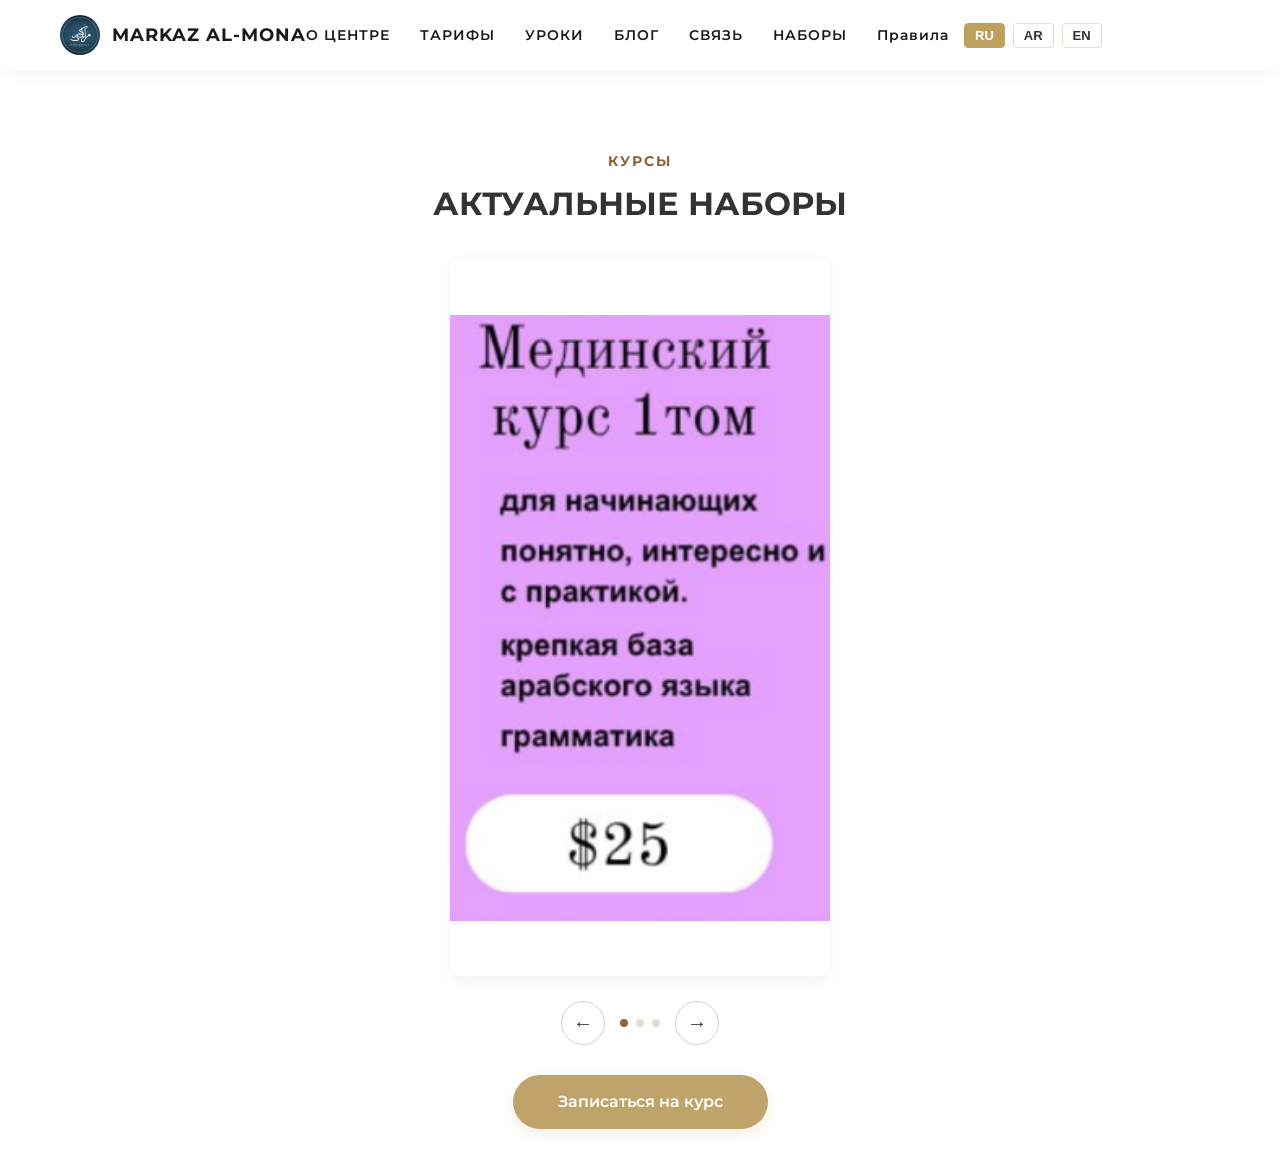
<file: nabors.html>
<!DOCTYPE html>
<html lang="ru">
<head>
    <meta charset="UTF-8">
    <meta name="viewport" content="width=device-width, initial-scale=1.0">
    <title>Markaz al-Mona</title>
    <link rel="icon" href="assets/Logo.jng" type="img/.jpg">
    <link rel="stylesheet" href="style.css">
    <style>
        /* Стильный кастомный переключатель языков */
        .lang-switcher {
            display: flex;
            gap: 8px;
            align-items: center;
            margin-left: 15px;
        }

        .lang-btn {
            background: none;
            border: 1px solid #e6dbcf;
            padding: 4px 10px;
            border-radius: 4px;
            font-size: 13px;
            font-weight: 600;
            cursor: pointer;
            color: #333;
            transition: all 0.2s ease;
        }

        .lang-btn:hover {
            border-color: var(--accent-color, #8c6239);
            color: var(--accent-color, #8c6239);
        }

        .lang-btn.is-active {
            background-color: var(--accent-color, #8c6239);
            border-color: var(--accent-color, #8c6239);
            color: #fff;
        }

        /* Адаптив для мобильного меню */
        .nav__list .mobile-lang-wrapper {
            display: none;
            padding: 20px 0;
            border-top: 1px solid #f0f0f0;
            margin-top: 20px;
            width: 100%;
        }

        .mobile-lang-wrapper .lang-switcher {
            margin-left: 0;
            justify-content: flex-start;
        }

        @media (max-width: 991px) {
            .header__container > .lang-switcher {
                display: none;
            }
            .nav__list .mobile-lang-wrapper {
                display: block;
            }
        }

        /* Скрываем сам некрасивый оригинальный виджет Google */
        #google_translate_element, .skiptranslate, .goog-te-banner-frame, .goog-tooltip {
            display: none !important;
        }
        .goog-text-highlight {
            background-color: transparent !important;
            box-shadow: none !important;
        }
        body {
            top: 0 !important;
        }

        /* ==========================================================================
           СТИЛИ СЛАЙДЕРА
           ========================================================================== */
        .nabors-section {
            padding: 40px 20px;
            background-color: #fff;
            text-align: center;
        }

        .nabors-container {
            max-width: 1200px;
            margin: 0 auto;
            position: relative;
        }

        .nabors-subtitle {
            font-size: 0.9rem;
            letter-spacing: 2px;
            color: #8c6239;
            margin-bottom: 5px;
            font-weight: bold;
        }

        .nabors-title {
            font-size: 2rem;
            margin-bottom: 30px;
            color: #333;
            font-weight: 700;
        }

        /* Окно просмотра: строго показывает только одну картинку */
        .slider-viewport {
            overflow: hidden;
            width: 100%;
            max-width: 380px; 
            margin: 0 auto 25px auto;
            border-radius: 12px;
            box-shadow: 0 4px 20px rgba(0,0,0,0.06);
        }

        /* Лента, которая сдвигается с помощью JavaScript */
        .slider-track {
            display: flex;
            transition: transform 0.4s cubic-bezier(0.25, 1, 0.5, 1);
            width: 100%;
        }

        /* Контейнер для слайда */
        .nabor-card {
            min-width: 100%;
            max-width: 100%;
            box-sizing: border-box;
            background: #fff;
            display: flex;
            justify-content: center;
            align-items: center;
        }

        /* Картинка */
        .nabor-img {
            width: 100%;
            height: auto;
            display: block;
            object-fit: contain;
        }

        /* Блок управления со стрелками и точками */
        .slider-controls {
            display: flex;
            align-items: center;
            justify-content: center;
            gap: 15px;
            margin-bottom: 30px;
        }

        /* Круглые стрелочки */
        .slider-arrow {
            background: #fff;
            border: 1px solid #dcd1c4;
            color: #333;
            width: 44px;
            height: 44px;
            border-radius: 50%;
            cursor: pointer;
            font-size: 20px;
            display: flex;
            align-items: center;
            justify-content: center;
            transition: all 0.2s ease;
            outline: none;
            user-select: none;
        }

        .slider-arrow:hover {
            border-color: #8c6239;
            color: #8c6239;
            background-color: #faf8f5;
        }

        /* Индикаторы-точки */
        .slider-dots {
            display: flex;
            gap: 8px;
            align-items: center;
        }

        .slider-dot {
            width: 8px;
            height: 8px;
            border-radius: 50%;
            background-color: #e6dbcf;
            cursor: pointer;
            transition: background-color 0.2s;
        }

        .slider-dot.active {
            background-color: #8c6239;
        }

        /* Золотистая кнопка действия */
        .nabors-action {
            margin-top: 10px;
        }

        .nabor-main-btn {
            display: inline-block;
            background-color: #bfa36a; 
            color: #fff;
            padding: 14px 45px;
            border-radius: 30px;
            text-decoration: none;
            font-weight: 600;
            font-size: 16px;
            transition: all 0.3s ease;
            box-shadow: 0 4px 15px rgba(191, 163, 106, 0.2);
        }

        .nabor-main-btn:hover {
            background-color: #ab8f57;
            transform: translateY(-1px);
            box-shadow: 0 6px 20px rgba(191, 163, 106, 0.3);
        }
    </style>
</head>
<body>

<header class="header">
  <div class="header__container">
    <a href="index.html" class="logo">
      <img src="assets/Logo.jpg" alt="Markaz Al-Mona" class="logo__img">
      <span class="logo__text">MARKAZ AL-MONA</span>
    </a>

    <button class="burger-menu" aria-label="Открыть меню" id="burgerButton">
      <span class="burger-menu__line"></span>
    </button>

    <nav class="nav" id="navMenu">
      <ul class="nav__list">
        <li><a href="index.html#about" class="nav__link">О ЦЕНТРЕ</a></li>
        <li><a href="index.html#formats" class="nav__link">ТАРИФЫ</a></li>
        <li><a href="index.html#lessons" class="nav__link">УРОКИ</a></li>
        <li><a href="blog.html" class="nav__link">БЛОГ</a></li>
        <li><a href="index.html#contacts" class="nav__link">СВЯЗЬ</a></li>
        <li><a href="nabors.html" class="nav__link">НАБОРЫ</a></li>
        <li><a href="rules.html" class="nav__link">Правила</a></li>
        
        <li class="mobile-lang-wrapper">
            <div class="lang-switcher">
                <button class="lang-btn is-active" onclick="changeLanguage('ru')">RU</button>
                <button class="lang-btn" onclick="changeLanguage('ar')">AR</button>
                <button class="lang-btn" onclick="changeLanguage('en')">EN</button>
            </div>
        </li>
      </ul>
    </nav>

    <div class="lang-switcher">
        <button class="lang-btn is-active" onclick="changeLanguage('ru')">RU</button>
        <button class="lang-btn" onclick="changeLanguage('ar')">AR</button>
        <button class="lang-btn" onclick="changeLanguage('en')">EN</button>
    </div>
  </div>
</header>

    <div id="google_translate_element"></div>

    <section class="nabors-section" style="margin-top: 110px;">
        <div class="nabors-container">
            <p class="nabors-subtitle">КУРСЫ</p>
            <h2 class="nabors-title">АКТУАЛЬНЫЕ НАБОРЫ</h2>
            
            <div class="slider-viewport">
                <div class="slider-track" id="sliderTrack">
                    
                    <div class="nabor-card">
                        <img src="assets/image10.jpg.png" alt="Мединский курс 1 том" class="nabor-img">
                    </div>

                    <div class="nabor-card">
                        <img src="assets/image11.jpg.png" alt="Байна Ядайк" class="nabor-img">
                    </div>

                    <div class="nabor-card">
                        <img src="assets/image12.jpg.png" alt="Котру Нада" class="nabor-img">
                    </div>

                </div>
            </div>

            <div class="slider-controls">
                <button class="slider-arrow" id="prevBtn" aria-label="Назад">&#8592;</button>
                <div class="slider-dots" id="sliderDots"></div>
                <button class="slider-arrow" id="nextBtn" aria-label="Вперед">&#8594;</button>
            </div>

            <div class="nabors-action">
                <a href="https://t.me/ArabicMarkaz_Mona/4288" target="_blank" class="nabor-main-btn">Записаться на курс</a>
            </div>

        </div>
    </section>

    <script src="script.js"></script>
    
    <script>
        document.addEventListener('DOMContentLoaded', () => {
            const track = document.getElementById('sliderTrack');
            const cards = document.querySelectorAll('.nabor-card');
            const prevButton = document.getElementById('prevBtn');
            const nextButton = document.getElementById('nextBtn');
            const dotsContainer = document.getElementById('sliderDots');
            
            let currentIndex = 0;
            const totalSlides = cards.length;

            // 1. Очищаем контейнер точек (на случай дублирования) и создаем их заново
            dotsContainer.innerHTML = '';
            for (let i = 0; i < totalSlides; i++) {
                const dot = document.createElement('div');
                dot.classList.add('slider-dot');
                if (i === 0) dot.classList.add('active');
                dot.addEventListener('click', () => {
                    goToSlide(i);
                });
                dotsContainer.appendChild(dot);
            }

            const dots = document.querySelectorAll('.slider-dot');

            // 2. Функция переключения слайдов
            function goToSlide(index) {
                if (index < 0) {
                    currentIndex = totalSlides - 1; // Если ушли влево за край — включаем последний
                } else if (index >= totalSlides) {
                    currentIndex = 0; // Если ушли вправо за край — возвращаемся на первый
                } else {
                    currentIndex = index;
                }
                
                // Передвигаем ленту строго на нужный коэффициент процентов
                track.style.transform = `translateX(-${currentIndex * 100}%)`;
                
                // Переключаем активный класс у точек под картинками
                dots.forEach((dot, i) => {
                    if (i === currentIndex) {
                        dot.classList.add('active');
                    } else {
                        dot.classList.remove('active');
                    }
                });
            }

            // 3. Жесткая привязка событий клика к кнопкам-стрелкам
            if (nextButton) {
                nextButton.addEventListener('click', (e) => {
                    e.preventDefault();
                    goToSlide(currentIndex + 1);
                });
            }

            if (prevButton) {
                prevButton.addEventListener('click', (e) => {
                    e.preventDefault();
                    goToSlide(currentIndex - 1);
                });
            }

            // 4. Поддержка свайпов пальцем для смартфонов
            let startX = 0;
            track.addEventListener('touchstart', e => {
                startX = e.touches[0].clientX;
            }, { passive: true });

            track.addEventListener('touchend', e => {
                const endX = e.changedTouches[0].clientX;
                if (startX - endX > 50) {
                    goToSlide(currentIndex + 1); // Свайпнули влево -> следующий слайд
                }
                if (endX - startX > 50) {
                    goToSlide(currentIndex - 1); // Свайпнули вправо -> предыдущий слайд
                }
            }, { passive: true });
        });
    </script>
    
    <script type="text/javascript">
        function googleTranslateElementInit() {
            new google.translate.TranslateElement({
                pageLanguage: 'ru',
                includedLanguages: 'ru,ar,en',
                autoDisplay: false
            }, 'google_translate_element');
        }

        function changeLanguage(langCode) {
            const googleSelect = document.querySelector('.goog-te-combo');
            if (googleSelect) {
                googleSelect.value = langCode;
                googleSelect.dispatchEvent(new Event('change'));
                
                document.querySelectorAll('.lang-btn').forEach(btn => {
                    if(btn.getAttribute('onclick').includes(`'${langCode}'`)) {
                        btn.classList.add('is-active');
                    } else {
                        btn.classList.remove('is-active');
                    }
                });
            }
        }
    </script>
    <script type="text/javascript" src="//translate.google.com/translate_a/element.js?cb=googleTranslateElementInit"></script>

    <script>
        // Код управления мобильным меню (бургер)
        document.addEventListener('DOMContentLoaded', () => {
            const burgerButton = document.getElementById('burgerButton');
            const navMenu = document.getElementById('navMenu');

            if (burgerButton && navMenu) {
                burgerButton.addEventListener('click', () => {
                    navMenu.classList.toggle('active');
                    burgerButton.classList.toggle('open'); 
                });

                const navLinks = navMenu.querySelectorAll('.nav__link');
                navLinks.forEach(link => {
                    link.addEventListener('click', () => {
                        navMenu.classList.remove('active');
                        burgerButton.classList.remove('open');
                    });
                });
            }
        });
    </script>
</body>
</html>
</file>
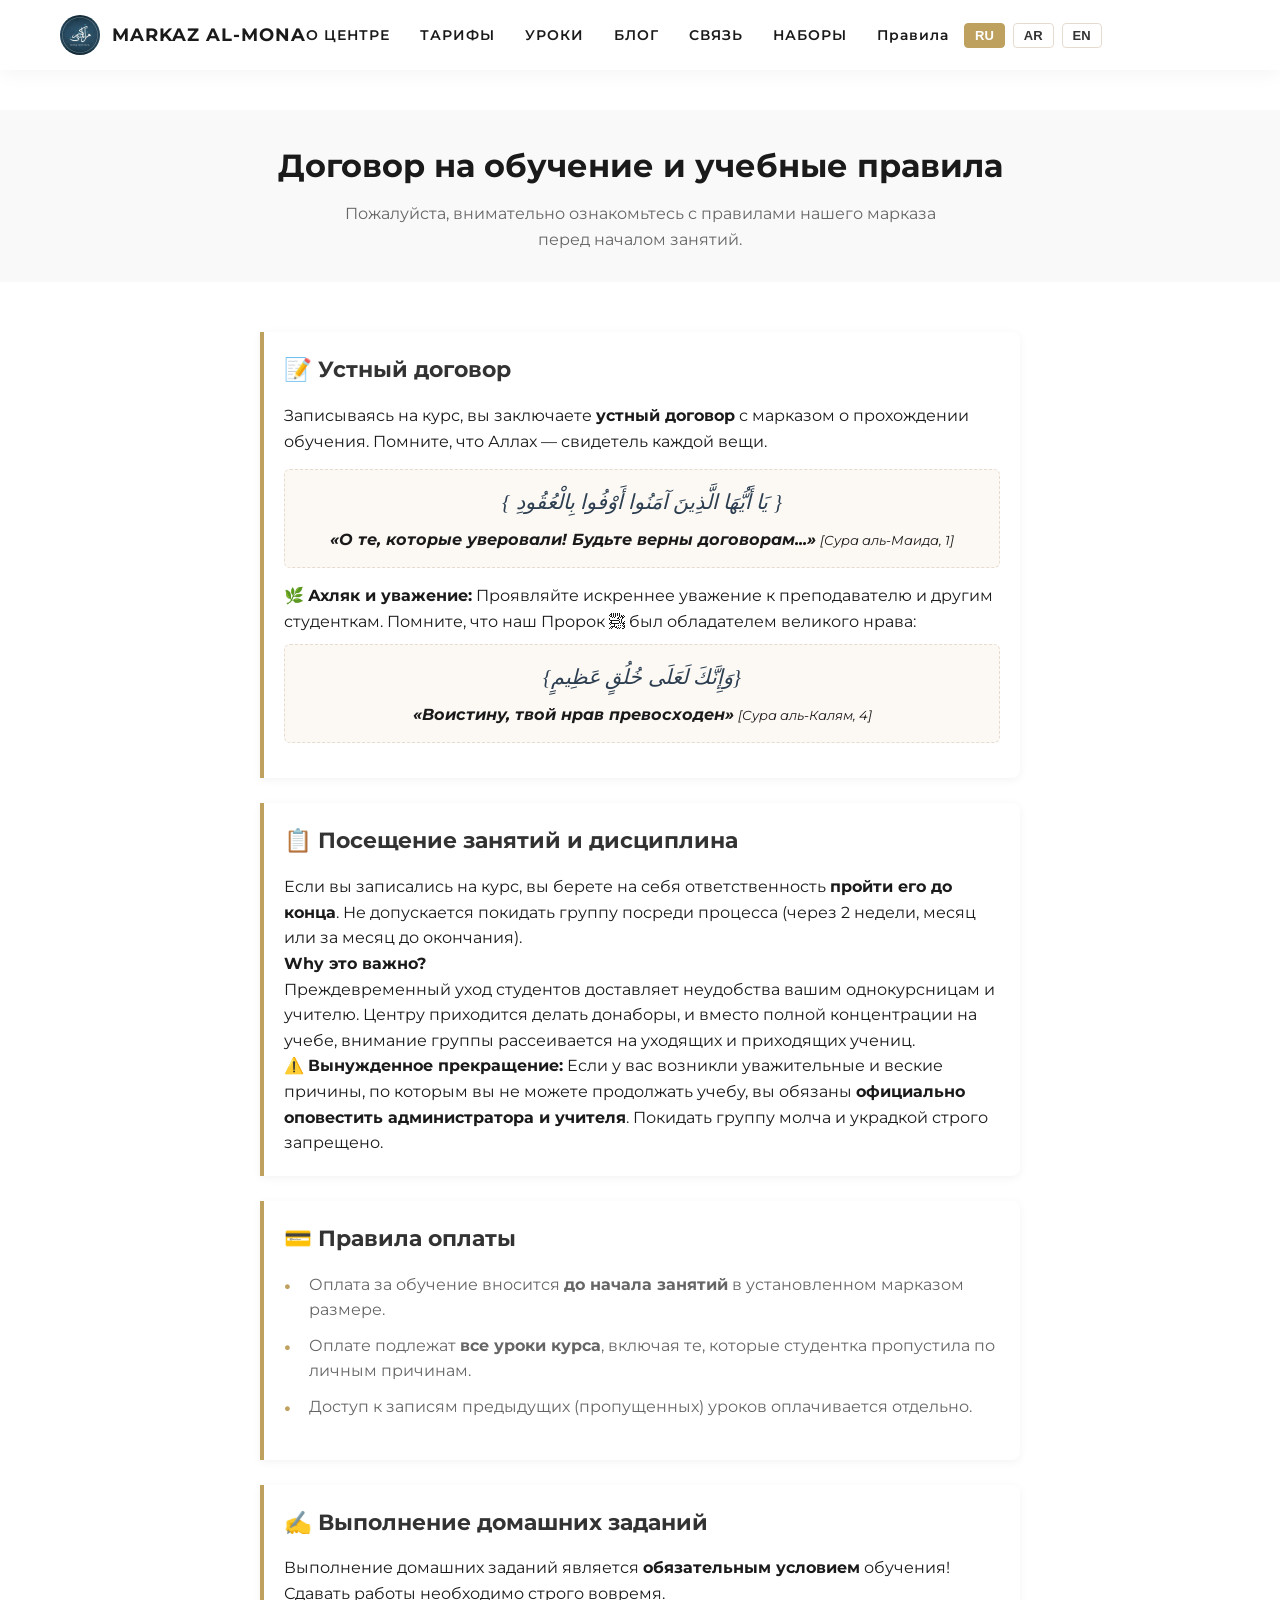
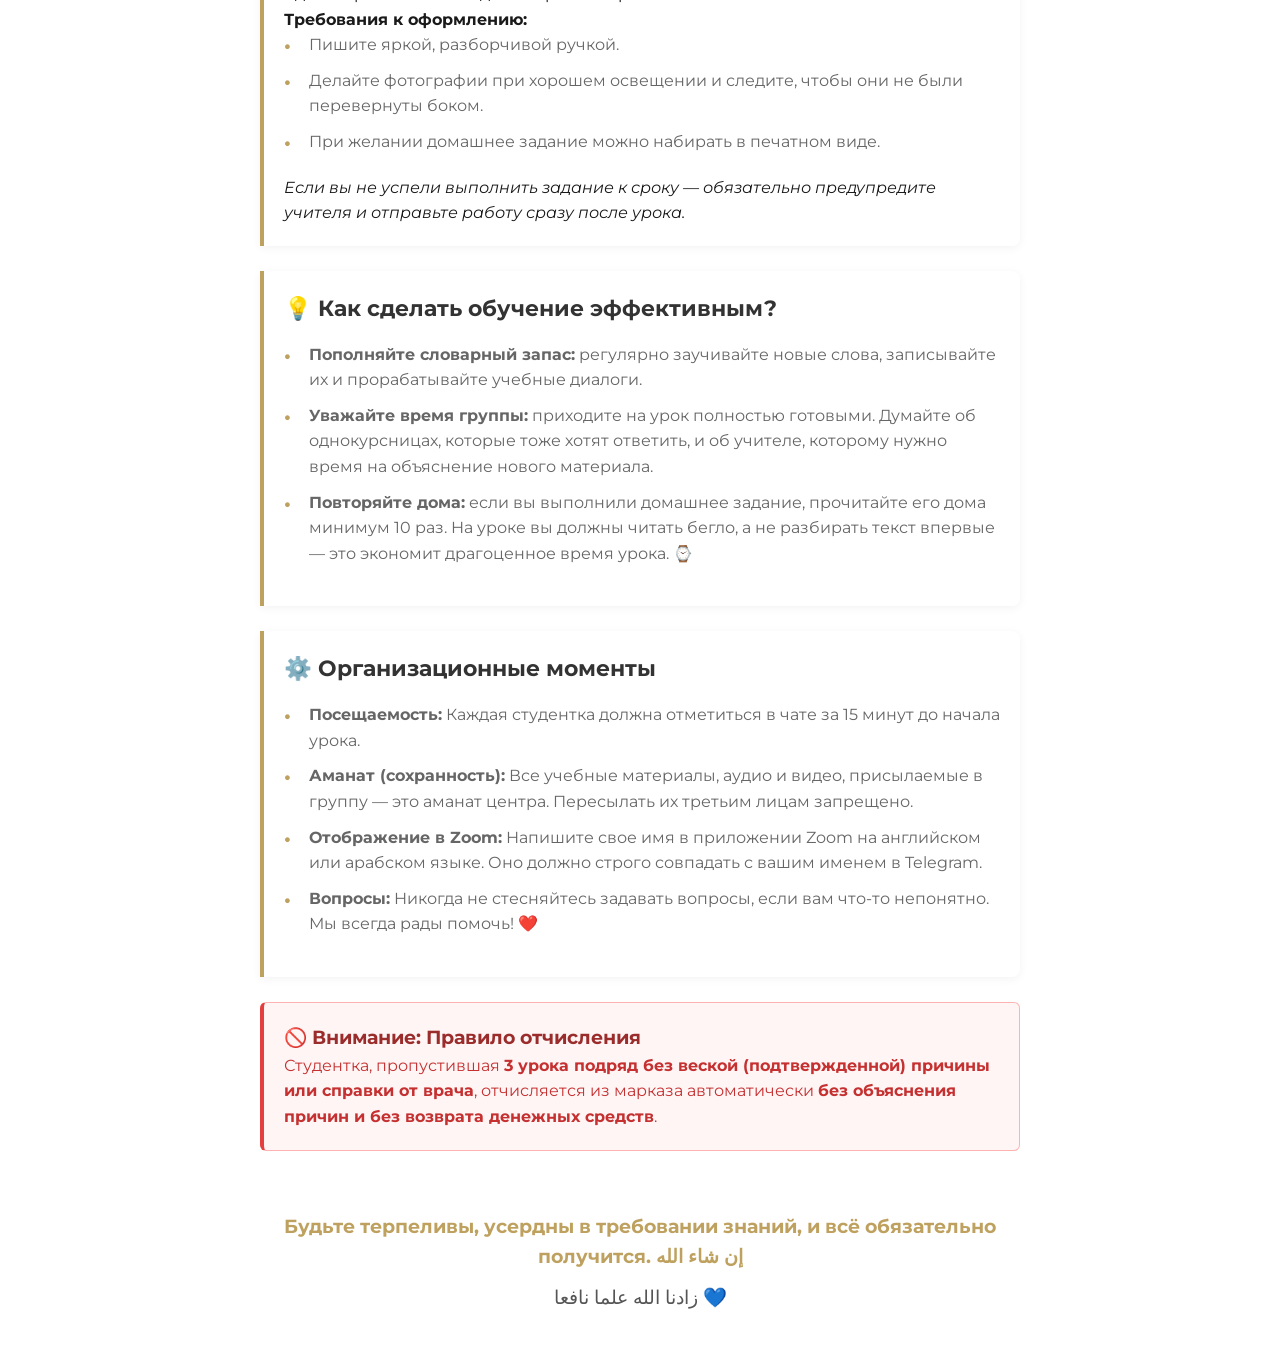
<file: rules.html>
<!DOCTYPE html>
<html lang="ru">
<head>
    <meta charset="UTF-8">
    <meta name="viewport" content="width=device-width, initial-scale=1.0">
    <title>Учебные правила - Markaz al-Mona</title>
    <link rel="icon" href="assets/Logo.jpg" type="image/png">
    <link rel="stylesheet" href="style.css">
    <style>
        /* Стильный кастомный переключатель языков */
        .lang-switcher {
            display: flex;
            gap: 8px;
            align-items: center;
            margin-left: 15px;
        }

        .lang-btn {
            background: none;
            border: 1px solid #e6dbcf;
            padding: 4px 10px;
            border-radius: 4px;
            font-size: 13px;
            font-weight: 600;
            cursor: pointer;
            color: #333;
            transition: all 0.2s ease;
        }

        .lang-btn:hover {
            border-color: var(--accent-color, #8c6239);
            color: var(--accent-color, #8c6239);
        }

        .lang-btn.is-active {
            background-color: var(--accent-color, #8c6239);
            border-color: var(--accent-color, #8c6239);
            color: #fff;
        }

        /* Адаптив для мобильного меню */
        .nav__list .mobile-lang-wrapper {
            display: none;
            padding: 20px 0;
            border-top: 1px solid #f0f0f0;
            margin-top: 20px;
            width: 100%;
        }

        .mobile-lang-wrapper .lang-switcher {
            margin-left: 0;
            justify-content: flex-start;
        }

        @media (max-width: 991px) {
            /* Скрываем переключатель из шапки на мобилках */
            .header__container > .lang-switcher {
                display: none;
            }
            /* Показываем переключатель внутри открытого бургер-меню */
            .nav__list .mobile-lang-wrapper {
                display: block;
            }
        }

        /* Скрываем сам некрасивый оригинальный виджет Google */
        #google_translate_element, .skiptranslate, .goog-te-banner-frame, .goog-tooltip {
            display: none !important;
        }
        .goog-text-highlight {
            background-color: transparent !important;
            box-shadow: none !important;
        }
        body {
            top: 0 !important;
        }

        /* Дополнительные стили для страницы правил */
        .rules-container {
            max-width: 800px;
            margin: 0 auto;
            padding: 20px;
        }
        .rule-card {
            background: #fff;
            border-left: 4px solid var(--accent-color, #8c6239); /* Фирменный цвет марказа */
            padding: 20px;
            margin-bottom: 25px;
            border-radius: 0 8px 8px 0;
            box-shadow: 0 2px 10px rgba(0,0,0,0.05);
        }
        .rule-card h2 {
            margin-top: 0;
            margin-bottom: 15px;
            color: #333;
            display: flex;
            align-items: center;
            gap: 10px;
            font-size: 1.4rem;
        }
        .quran-verse {
            background-color: #fcf9f5;
            border: 1px dashed #e6dbcf;
            padding: 15px;
            text-align: center;
            border-radius: 6px;
            margin: 15px 0;
            font-style: italic;
        }
        .arabic-text {
            font-family: 'Amiri', 'Traditional Arabic', serif;
            font-size: 1.3rem;
            display: block;
            margin-bottom: 8px;
            color: #2c3e50;
            direction: rtl;
        }
        .warning-box {
            background-color: #fff5f5;
            border: 1px solid #feb2b2;
            border-left: 4px solid #e53e3e;
            padding: 20px;
            border-radius: 6px;
            margin: 25px 0;
            color: #c53030;
        }
        .warning-box h3 {
            margin-top: 0;
            color: #9b2c2c;
            display: flex;
            align-items: center;
            gap: 8px;
        }
        .rules-footer {
            text-align: center;
            margin-top: 40px;
            padding: 20px;
            font-size: 1.2rem;
            color: var(--accent-color, #8c6239);
            font-weight: bold;
        }
    </style>
</head>
<body>

<header class="header">
  <div class="header__container">
    <a href="index.html" class="logo">
      <img src="assets/Logo.jpg" alt="Markaz Al-Mona" class="logo__img">
      <span class="logo__text">MARKAZ AL-MONA</span>
    </a>

    <button class="burger-menu" aria-label="Открыть меню" id="burgerButton">
      <span class="burger-menu__line"></span>
    </button>

    <nav class="nav" id="navMenu">
      <ul class="nav__list">
        <li><a href="index.html#about" class="nav__link">О ЦЕНТРЕ</a></li>
        <li><a href="index.html#formats" class="nav__link">ТАРИФЫ</a></li>
        <li><a href="index.html#lessons" class="nav__link">УРОКИ</a></li>
        <li><a href="blog.html" class="nav__link">БЛОГ</a></li>
        <li><a href="index.html#contacts" class="nav__link">СВЯЗЬ</a></li>
        <li><a href="nabors.html" class="nav__link">НАБОРЫ</a></li>
        <li><a href="rules.html" class="nav__link">Правила</a></li>
        
        <!-- НА ТЕЛЕФОНЕ: Появится в самом низу мобильного меню -->
        <li class="mobile-lang-wrapper">
            <div class="lang-switcher">
                <button class="lang-btn is-active" onclick="changeLanguage('ru')">RU</button>
                <button class="lang-btn" onclick="changeLanguage('ar')">AR</button>
                <button class="lang-btn" onclick="changeLanguage('en')">EN</button>
            </div>
        </li>
      </ul>
    </nav>

    <!-- НА КОМПЬЮТЕРЕ: Отображается в шапке справа -->
    <div class="lang-switcher">
        <button class="lang-btn is-active" onclick="changeLanguage('ru')">RU</button>
        <button class="lang-btn" onclick="changeLanguage('ar')">AR</button>
        <button class="lang-btn" onclick="changeLanguage('en')">EN</button>
    </div>
  </div>
</header>

    <!-- Скрытый контейнер, необходимый для работы скрипта Google -->
    <div id="google_translate_element"></div>

    <main id="top" style="margin-top: 110px;"> 
        <section class="light-panel" style="text-align: center; padding: 30px 20px; margin-bottom: 30px;">
            <h1 style="font-size: 2rem; margin-bottom: 10px;">Договор на обучение и учебные правила</h1>
            <p style="color: var(--text-muted); max-width: 600px; margin: 0 auto;">Пожалуйста, внимательно ознакомьтесь с правилами нашего марказа перед началом занятий.</p>
        </section>

        <div class="rules-container">
            
            <!-- БЛОК 1: ДОГОВОР -->
            <div class="rule-card">
                <h2>📝 Устный договор</h2>
                <p>Записываясь на курс, вы заключаете <strong>устный договор</strong> с марказом о прохождении обучения. Помните, что Аллах — свидетель каждой вещи.</p>
                
                <div class="quran-verse">
                    <span class="arabic-text">{ يَا أَيُّهَا الَّذِينَ آمَنُوا أَوْفُوا بِالْعُقُودِ }</span>
                    <strong>«О те, которые уверовали! Будьте верны договорам...»</strong> <small>[Сура аль-Маида, 1]</small>
                </div>

                <p>🌿 <strong>Ахляк и уважение:</strong> Проявляйте искреннее уважение к преподавателю и другим студенткам. Помните, что наш Пророк ﷺ был обладателем великого нрава:</p>
                <div class="quran-verse" style="margin-top: 10px;">
                    <span class="arabic-text">{وَإِنَّكَ لَعَلَى خُلُقٍ عَظِيمٍ}</span>
                    <strong>«Воистину, твой нрав превосходен»</strong> <small>[Сура аль-Калям, 4]</small>
                </div>
            </div>

            <!-- БЛОК 2: ПОСЕЩЕНИЕ И ВЫХОД -->
            <div class="rule-card">
                <h2>📋 Посещение занятий и дисциплина</h2>
                <p>Если вы записались на курс, вы берете на себя ответственность <strong>пройти его до конца</strong>. Не допускается покидать группу посреди процесса (через 2 недели, месяц или за месяц до окончания).</p>
                
                <p><strong>Why это важно?</strong><br>
                Преждевременный уход студентов доставляет неудобства вашим однокурсницам и учителю. Центру приходится делать донаборы, и вместо полной концентрации на учебе, внимание группы рассеивается на уходящих и приходящих учениц.</p>
                
                <p>⚠️ <strong>Вынужденное прекращение:</strong> Если у вас возникли уважительные и веские причины, по которым вы не можете продолжать учебу, вы обязаны <strong>официально оповестить администратора и учителя</strong>. Покидать группу молча и украдкой строго запрещено.</p>
            </div>

            <!-- БЛОК 3: ОПЛАТА -->
            <div class="rule-card">
                <h2>💳 Правила оплаты</h2>
                <ul class="post-list">
                    <li>Оплата за обучение вносится <strong>до начала занятий</strong> в установленном марказом размере.</li>
                    <li>Оплате подлежат <strong>все уроки курса</strong>, включая те, которые студентка пропустила по личным причинам.</li>
                    <li>Доступ к записям предыдущих (пропущенных) уроков оплачивается отдельно.</li>
                </ul>
            </div>

            <!-- БЛОК 4: ДОМАШНЕЕ ЗАДАНИЕ -->
            <div class="rule-card">
                <h2>✍️ Выполнение домашних заданий</h2>
                <p>Выполнение домашних заданий является <strong>обязательным условием</strong> обучения! Сдавать работы необходимо строго вовремя.</p>
                
                <p><strong>Требования к оформлению:</strong></p>
                <ul class="post-list">
                    <li>Пишите яркой, разборчивой ручкой.</li>
                    <li>Делайте фотографии при хорошем освещении и следите, чтобы они не были перевернуты боком.</li>
                    <li>При желании домашнее задание можно набирать в печатном виде.</li>
                </ul>
                <p><em>Если вы не успели выполнить задание к сроку — обязательно предупредите учителя и отправьте работу сразу после урока.</em></p>
            </div>

            <!-- БЛОК 5: СОВЕТЫ СТУДЕНТАМ -->
            <div class="rule-card">
                <h2>💡 Как сделать обучение эффективным?</h2>
                <ul class="post-list">
                    <li><strong>Пополняйте словарный запас:</strong> регулярно заучивайте новые слова, записывайте их и прорабатывайте учебные диалоги.</li>
                    <li><strong>Уважайте время группы:</strong> приходите на урок полностью готовыми. Думайте об однокурсницах, которые тоже хотят ответить, и об учителе, которому нужно время на объяснение нового материала.</li>
                    <li><strong>Повторяйте дома:</strong> если вы выполнили домашнее задание, прочитайте его дома минимум 10 раз. На уроке вы должны читать бегло, а не разбирать текст впервые — это экономит драгоценное время урока. ⌚</li>
                </ul>
            </div>

            <!-- БЛОК 6: ВАЖНЫЕ ОРГ. МОМЕНТЫ -->
            <div class="rule-card">
                <h2>⚙️ Организационные моменты</h2>
                <ul class="post-list">
                    <li><strong>Посещаемость:</strong> Каждая студентка должна отметиться в чате за 15 минут до начала урока.</li>
                    <li><strong>Аманат (сохранность):</strong> Все учебные материалы, аудио и видео, присылаемые в группу — это аманат центра. Пересылать их третьим лицам запрещено.</li>
                    <li><strong>Отображение в Zoom:</strong> Напишите свое имя в приложении Zoom на английском или арабском языке. Оно должно строго совпадать с вашим именем в Telegram.</li>
                    <li><strong>Вопросы:</strong> Никогда не стесняйтесь задавать вопросы, если вам что-то непонятно. Мы всегда рады помочь! ❤️</li>
                </ul>
            </div>

            <!-- СТРОГОЕ ПРЕДУПРЕЖДЕНИЕ ОБ ОТЧИСЛЕНИИ -->
            <div class="warning-box">
                <h3>🚫 Внимание: Правило отчисления</h3>
                <p>Студентка, пропустившая <strong>3 урока подряд без веской (подтвержденной) причины или справки от врача</strong>, отчисляется из марказа автоматически <strong>без объяснения причин и без возврата денежных средств</strong>.</p>
            </div>

            <!-- ПОЖЕЛАНИЕ В КОНЦЕ -->
            <div class="rules-footer">
                Будьте терпеливы, усердны в требовании знаний, и всё обязательно получится. إن شاء الله<br>
                <span style="display:block; margin-top: 10px; font-weight: normal; color: #555;">زادنا الله علما نافعا 💙</span>
            </div>

        </div>
    </main>

    <!-- СКРИПТЫ УПРАВЛЕНИЯ ПЕРЕВОДОМ GOOGLE -->
    <script type="text/javascript">
        function googleTranslateElementInit() {
            new google.translate.TranslateElement({
                pageLanguage: 'ru',
                includedLanguages: 'ru,ar,en',
                autoDisplay: false
            }, 'google_translate_element');
        }

        function changeLanguage(langCode) {
            const googleSelect = document.querySelector('.goog-te-combo');
            if (googleSelect) {
                googleSelect.value = langCode;
                googleSelect.dispatchEvent(new Event('change'));
                
                // Синхронное переключение активного класса на кнопках (ПК и Мобильные)
                document.querySelectorAll('.lang-btn').forEach(btn => {
                    if(btn.getAttribute('onclick').includes(`'${langCode}'`)) {
                        btn.classList.add('is-active');
                    } else {
                        btn.classList.remove('is-active');
                    }
                });
            }
        }
    </script>
    <script type="text/javascript" src="//translate.google.com/translate_a/element.js?cb=googleTranslateElementInit"></script>

    <script>
        // Скрипт для работы мобильного меню (бургер)
        document.addEventListener('DOMContentLoaded', () => {
            const burgerButton = document.getElementById('burgerButton');
            const navMenu = document.getElementById('navMenu');

            if (burgerButton && navMenu) {
                burgerButton.addEventListener('click', () => {
                    navMenu.classList.toggle('active');
                    burgerButton.classList.toggle('open'); 
                });
            }
        });
    </script>
</body>
</html>
</file>
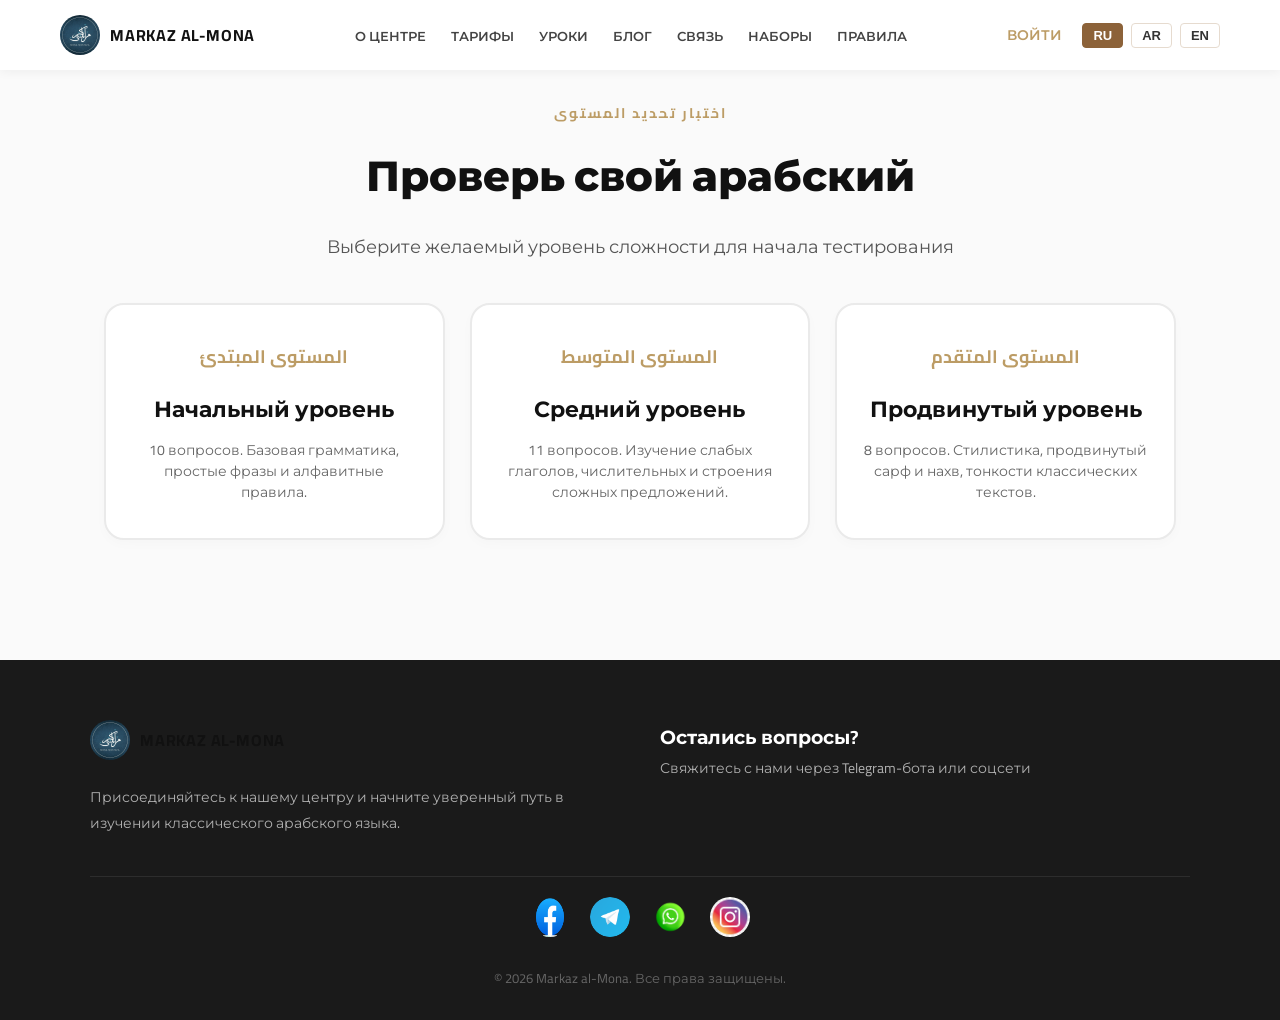
<file: testing.html>
<!DOCTYPE html>
<html lang="ru">
<head>
    <meta charset="UTF-8">
    <meta name="viewport" content="width=device-width, initial-scale=1.0">
    <title>Тест: Арабский язык | Markaz al-Mona</title>
    <link rel="icon" href="assets/Logo.jpg" type="image/jpeg">
    <link href="https://fonts.googleapis.com/css2?family=Cairo:wght@400;600;700&family=Montserrat:wght@400;600;700&display=swap" rel="stylesheet">
    <style>
        /* --- Глобальные переменные и сброс --- */
        :root {
            --bg-light: #fafafa;
            --bg-dark: #121212;
            --accent-gold: #bc9c65;
            --accent-dark: #8c6239;
            --text-dark: #222222;
            --text-light: #f0f0f0;
            --border-color: #eaeaea;
            --card-bg: #ffffff;
        }
        * {
            margin: 0;
            padding: 0;
            box-sizing: border-box;
        }
        body {
            font-family: 'Cairo', 'Montserrat', sans-serif;
            background-color: var(--bg-light);
            color: var(--text-dark);
            direction: ltr;
        }
        /* --- ШАПКА (как в основном сайте) --- */
        .header {
            width: 100%;
            background: #ffffff;
            position: fixed;
            top: 0;
            left: 0;
            z-index: 1000;
            box-shadow: 0 2px 10px rgba(0,0,0,0.05);
        }
        .header__container {
            max-width: 1200px;
            margin: 0 auto;
            padding: 15px 20px;
            display: flex;
            align-items: center;
            justify-content: space-between;
            gap: 20px;
            box-sizing: border-box;
        }
        .logo {
            display: flex;
            align-items: center;
            gap: 10px;
            text-decoration: none;
            flex-shrink: 0;
        }
        .logo__img {
            width: 40px;
            height: 40px;
            border-radius: 50%;
            object-fit: cover;
        }
        .logo__text {
            font-weight: 700;
            letter-spacing: 0.05em;
            color: #111;
        }
        .burger-menu {
            display: none;
            background: none;
            border: none;
            cursor: pointer;
        }
        .nav {
            flex: 1;
            display: flex;
            justify-content: center;
        }
        .nav__list {
            display: flex;
            gap: 25px;
            list-style: none;
            margin: 0;
            padding: 0;
        }
        .nav__link {
            text-decoration: none;
            font-weight: 600;
            font-size: 13px;
            text-transform: uppercase;
            color: #444;
            transition: color 0.3s;
        }
        .nav__link:hover {
            color: var(--accent-gold);
        }
        .header__right-actions {
            display: flex;
            align-items: center;
            gap: 20px;
            flex-shrink: 0;
        }
        .auth-btn-desktop {
            color: var(--accent-gold);
            text-decoration: none;
            font-weight: 600;
            font-size: 14px;
            text-transform: uppercase;
        }
        .lang-switcher {
            display: flex;
            gap: 8px;
        }
        .lang-btn {
            background: none;
            border: 1px solid #e6dbcf;
            padding: 4px 10px;
            border-radius: 4px;
            font-size: 13px;
            font-weight: 600;
            cursor: pointer;
            color: #333;
            transition: all 0.2s ease;
        }
        .lang-btn.is-active {
            background-color: var(--accent-dark);
            border-color: var(--accent-dark);
            color: #fff;
        }
        .mobile-only-auth, .mobile-lang-wrapper {
            display: none;
        }
        @media (max-width: 991px) {
            .burger-menu {
                display: block;
                z-index: 1001;
            }
            .nav {
                position: fixed;
                top: 0;
                right: -100%;
                width: 70%;
                max-width: 320px;
                height: 100vh;
                background: white;
                box-shadow: -2px 0 15px rgba(0,0,0,0.1);
                transition: right 0.3s ease;
                padding: 80px 20px 40px;
                z-index: 999;
                flex-direction: column;
            }
            .nav.active {
                right: 0;
            }
            .nav__list {
                flex-direction: column;
                gap: 20px;
            }
            .header__right-actions {
                display: none !important;
            }
            .mobile-only-auth {
                display: block !important;
                margin-top: 20px;
            }
            .mobile-lang-wrapper {
                display: block;
                margin-top: 30px;
                border-top: 1px solid #eee;
                padding-top: 20px;
            }
        }
        /* --- Основной контент --- */
        main {
            margin-top: 80px;
            padding: 20px 5% 60px;
            max-width: 1200px;
            margin-left: auto;
            margin-right: auto;
        }
        .test-header {
            text-align: center;
            margin-bottom: 40px;
        }
        .test-header .gold-overline {
            color: var(--accent-gold);
            font-size: 14px;
            font-weight: 700;
            text-transform: uppercase;
            letter-spacing: 2px;
            margin-bottom: 10px;
        }
        .test-header h1 {
            font-size: 42px;
            font-weight: 800;
            color: #111;
        }
        .test-header p {
            font-size: 18px;
            color: #555;
            max-width: 700px;
            margin: 15px auto 0;
        }

        /* Экран выбора уровня */
        .level-selection-container {
            display: grid;
            grid-template-columns: repeat(auto-fit, minmax(280px, 1fr));
            gap: 25px;
            margin-top: 30px;
        }
        .level-select-card {
            background: var(--card-bg);
            border: 2px solid var(--border-color);
            border-radius: 20px;
            padding: 35px 25px;
            text-align: center;
            cursor: pointer;
            transition: all 0.3s ease;
            box-shadow: 0 4px 12px rgba(0,0,0,0.02);
        }
        .level-select-card:hover {
            border-color: var(--accent-gold);
            transform: translateY(-5px);
            box-shadow: 0 12px 24px rgba(188,156,101,0.15);
        }
        .level-select-card h3 {
            font-size: 22px;
            color: #111;
            margin-bottom: 10px;
        }
        .level-select-card .arabic-subtitle {
            font-family: 'Cairo', sans-serif;
            color: var(--accent-gold);
            font-size: 18px;
            font-weight: 700;
            margin-bottom: 15px;
        }
        .level-select-card p {
            font-size: 14px;
            color: #666;
            line-height: 1.5;
        }

        /* Карточки уровней */
        .level-block {
            margin-bottom: 60px;
            display: none; /* Скрыты по умолчанию */
        }
        .level-title {
            font-size: 28px;
            font-weight: 700;
            margin-bottom: 30px;
            display: flex;
            align-items: center;
            gap: 15px;
            color: #1e1e1e;
        }
        .level-title::before {
            content: '';
            width: 6px;
            height: 30px;
            background: var(--accent-gold);
            border-radius: 3px;
        }
        .questions-grid {
            display: flex;
            flex-direction: column;
            gap: 24px;
        }
        .question-card {
            background: var(--card-bg);
            border-radius: 16px;
            padding: 24px;
            box-shadow: 0 4px 14px rgba(0,0,0,0.03);
            border: 1px solid var(--border-color);
            transition: transform 0.2s, box-shadow 0.2s;
        }
        .question-card:hover {
            box-shadow: 0 10px 25px rgba(0,0,0,0.05);
        }
        .q-text {
            font-family: 'Amiri', 'Cairo', serif;
            font-size: 24px;
            font-weight: 700;
            margin-bottom: 20px;
            color: #1e2a2e;
            line-height: 1.6;
            text-align: right;
            direction: rtl;
        }
        .options-grid {
            display: grid;
            grid-template-columns: repeat(auto-fit, minmax(220px, 1fr));
            gap: 12px;
            direction: rtl;
        }
        .option-item {
            background: #fefefe;
            border: 1px solid #e2e2e2;
            border-radius: 12px;
            padding: 14px 16px;
            display: flex;
            align-items: center;
            gap: 12px;
            cursor: pointer;
            transition: all 0.2s;
            justify-content: flex-start;
        }
        .option-item.selected {
            border-color: var(--accent-gold);
            background: #fdf9f2;
            box-shadow: 0 2px 6px rgba(188,156,101,0.1);
        }
        
        /* Стили для результатов (Правильно / Неправильно) */
        .option-item.is-correct {
            border-color: #2ecc71 !important;
            background-color: #f1fbf4 !important;
            box-shadow: 0 2px 8px rgba(46, 204, 113, 0.15);
        }
        .option-item.is-correct .letter, 
        .option-item.is-correct .arabic-answer {
            color: #27ae60 !important;
        }
        
        .option-item.is-wrong {
            border-color: #e74c3c !important;
            background-color: #fdf2f2 !important;
            box-shadow: 0 2px 8px rgba(231, 76, 60, 0.15);
        }
        .option-item.is-wrong .letter, 
        .option-item.is-wrong .arabic-answer {
            color: #c0392b !important;
        }

        .option-item .letter {
            font-weight: 800;
            color: var(--accent-gold);
            font-size: 18px;
            min-width: 32px;
            text-align: right;
        }
        .option-item .arabic-answer {
            font-family: 'Amiri', 'Cairo', serif;
            font-size: 20px;
            font-weight: 600;
            text-align: right;
        }
        
        /* Блок объяснений грамматики */
        .q-explanation {
            margin-top: 15px;
            padding: 14px 18px;
            background-color: #f7f9fa;
            border-right: 4px solid var(--accent-gold);
            border-radius: 6px;
            font-size: 15px;
            color: #4a5568;
            direction: rtl;
            text-align: right;
            font-family: 'Amiri', 'Cairo', serif;
            display: none;
            line-height: 1.6;
        }

        input[type="radio"] {
            appearance: none;
            width: 18px;
            height: 18px;
            border: 2px solid #ccc;
            border-radius: 50%;
            margin: 0;
            position: relative;
            cursor: pointer;
            order: 3;
            margin-right: auto;
        }
        input[type="radio"]:checked {
            border-color: var(--accent-gold);
            background-color: var(--accent-gold);
            box-shadow: inset 0 0 0 3px white;
        }
        input[type="radio"]:disabled {
            cursor: not-allowed;
        }
        .result-area {
            margin-top: 50px;
            text-align: center;
            padding: 30px;
            background: #fff;
            border-radius: 28px;
            box-shadow: 0 8px 24px rgba(0,0,0,0.05);
            border: 1px solid var(--border-color);
            display: none; /* Скрыто до выбора уровня */
        }
        .btn-check {
            background: var(--accent-dark);
            color: white;
            border: none;
            padding: 14px 40px;
            font-size: 18px;
            font-weight: 700;
            border-radius: 40px;
            cursor: pointer;
            transition: background 0.3s, transform 0.1s;
            margin-bottom: 25px;
        }
        .btn-check:hover {
            background: #a07244;
            transform: scale(1.02);
        }
        .result-box {
            font-size: 20px;
            line-height: 1.5;
            background: #faf7f0;
            padding: 20px;
            border-radius: 20px;
            display: inline-block;
            width: 100%;
        }
        .result-level {
            font-size: 28px;
            font-weight: 800;
            color: var(--accent-gold);
            margin-top: 12px;
        }
        .progress-bar {
            height: 10px;
            background: #e0d6c8;
            border-radius: 10px;
            margin: 20px 0;
            overflow: hidden;
        }
        .progress-fill {
            width: 0%;
            height: 100%;
            background: var(--accent-gold);
            transition: width 0.6s ease;
        }
        /* футер такой же как в основном сайте */
        .footer {
            background-color: #1a1a1a;
            color: #ffffff;
            padding: 60px 20px 30px;
            margin-top: 60px;
        }
        .footer__container {
            max-width: 1100px;
            margin: 0 auto;
            display: grid;
            grid-template-columns: 1fr 1fr;
            gap: 40px;
        }
        .footer__info .logo {
            display: inline-flex;
            color: #fff;
        }
        .footer__text {
            color: #b0b0b0;
            font-size: 14px;
            margin-top: 15px;
        }
        .footer__socials {
            max-width: 1100px;
            margin: 40px auto 0;
            border-top: 1px solid #2d2d2d;
            padding-top: 20px;
            display: flex;
            justify-content: center;
            gap: 20px;
        }
        .footer__social-link img {
            width: 40px;
            height: 40px;
            border-radius: 50%;
            transition: transform 0.2s;
        }
        .footer__bottom {
            text-align: center;
            font-size: 13px;
            color: #666;
            margin-top: 20px;
        }
        @media (max-width: 768px) {
            .footer__container {
                grid-template-columns: 1fr;
            }
            .test-header h1 {
                font-size: 32px;
            }
        }
        .reveal {
            animation: fadeUp 0.6s ease-out;
        }
        @keyframes fadeUp {
            from { opacity: 0; transform: translateY(15px);}
            to { opacity: 1; transform: translateY(0);}
        }
    </style>
</head>
<body>
<header class="header">
    <div class="header__container">
        <a href="index.html" class="logo">
            <img src="assets/Logo.jpg" alt="Markaz Al-Mona" class="logo__img">
            <span class="logo__text">MARKAZ AL-MONA</span>
        </a>
        <button class="burger-menu" id="burgerButton" aria-label="Меню">
            <span class="burger-menu__line"></span>
        </button>
        <nav class="nav" id="navMenu">
            <ul class="nav__list">
                <li><a href="index.html#about" class="nav__link">О ЦЕНТРЕ</a></li>
                <li><a href="index.html#formats" class="nav__link">ТАРИФЫ</a></li>
                <li><a href="index.html#lessons" class="nav__link">УРОКИ</a></li>
                <li><a href="blog.html" class="nav__link">БЛОГ</a></li>
                <li><a href="index.html#contacts" class="nav__link">СВЯЗЬ</a></li>
                <li><a href="nabors.html" class="nav__link">НАБОРЫ</a></li>
                <li><a href="rules.html" class="nav__link">Правила</a></li>
                <li class="mobile-only-auth"><a href="login.html" class="nav__link" style="color:#bc9c65;">ВОЙТИ</a></li>
                <li class="mobile-lang-wrapper"><div class="lang-switcher"><button class="lang-btn is-active">RU</button><button class="lang-btn">AR</button><button class="lang-btn">EN</button></div></li>
            </ul>
        </nav>
        <div class="header__right-actions">
            <a href="login.html" class="auth-btn-desktop">Войти</a>
            <div class="lang-switcher">
                <button class="lang-btn is-active">RU</button>
                <button class="lang-btn">AR</button>
                <button class="lang-btn">EN</button>
            </div>
        </div>
    </div>
</header>

<main>
    <div class="test-header reveal">
        <div class="gold-overline">اختبار تحديد المستوى</div>
        <h1>Проверь свой арабский</h1>
        <p id="testSubtitle">Выберите желаемый уровень сложности для начала тестирования</p>
    </div>

    <!-- ЭКРАН ВЫБОРА УРОВНЯ -->
    <div id="levelSelectionScreen" class="level-selection-container reveal">
        <div class="level-select-card" onclick="startTest('beginner')">
            <div class="arabic-subtitle">المستوى المبتدئ</div>
            <h3>Начальный уровень</h3>
            <p>10 вопросов. Базовая грамматика, простые фразы и алфавитные правила.</p>
        </div>
        <div class="level-select-card" onclick="startTest('intermediate')">
            <div class="arabic-subtitle">المستوى المتوسط</div>
            <h3>Средний уровень</h3>
            <p>11 вопросов. Изучение слабых глаголов, числительных и строения сложных предложений.</p>
        </div>
        <div class="level-select-card" onclick="startTest('advanced')">
            <div class="arabic-subtitle">المستوى المتقدم</div>
            <h3>Продвинутый уровень</h3>
            <p>8 вопросов. Стилистика, продвинутый сарф и нахв, тонкости классических текстов.</p>
        </div>
    </div>

    <form id="arabicTestForm" style="display: none;">
        <!-- НАЧАЛЬНЫЙ УРОВЕНЬ -->
        <div class="level-block reveal" id="block_beginner">
            <div class="level-title">المستوى المبتدئ — Начальный уровень</div>
            <div class="questions-grid" id="beginnerQuestions"></div>
        </div>

        <!-- СРЕДНИЙ УРОВЕНЬ -->
        <div class="level-block reveal" id="block_intermediate">
            <div class="level-title">المستوى المتوسط — Средний уровень</div>
            <div class="questions-grid" id="intermediateQuestions"></div>
        </div>

        <!-- ПРОДВИНУТЫЙ УРОВЕНЬ -->
        <div class="level-block reveal" id="block_advanced">
            <div class="level-title">المستوى المتقدم — Продвинутый уровень</div>
            <div class="questions-grid" id="advancedQuestions"></div>
        </div>
    </form>

    <div class="result-area reveal" id="testResultArea">
        <button type="button" id="submitTest" class="btn-check">✨ Узнать результат ✨</button>
        <div id="resultDisplay" class="result-box" style="display: none;">
            <div id="scoreText"></div>
            <div class="progress-bar"><div class="progress-fill" id="scoreFill"></div></div>
            <div id="levelText" class="result-level"></div>
            <p id="adviceMsg" style="margin-top: 15px; font-size: 16px;"></p>
        </div>
    </div>
</main>

<footer class="footer">
    <div class="footer__container">
        <div class="footer__info">
            <a href="index.html" class="logo">
                <img src="assets/Logo.jpg" alt="Markaz Al-Mona" class="logo__img">
                <span class="logo__text">MARKAZ AL-MONA</span>
            </a>
            <p class="footer__text">Присоединяйтесь к нашему центру и начните уверенный путь в изучении классического арабского языка.</p>
        </div>
        <div class="footer__form-wrapper">
            <h3 class="footer__form-title">Остались вопросы?</h3>
            <p style="color:#b0b0b0; font-size:14px;">Свяжитесь с нами через Telegram-бота или соцсети</p>
        </div>
    </div>
    <div class="footer__socials">
        <a href="#" class="footer__social-link"><img src="assets/facebook.png" alt="FB"></a>
        <a href="#" class="footer__social-link"><img src="assets/telegram.png" alt="TG"></a>
        <a href="#" class="footer__social-link"><img src="assets/whatsapp.png" alt="WA"></a>
        <a href="#" class="footer__social-link"><img src="assets/instagram.png" alt="IG"></a>
    </div>
    <div class="footer__bottom"><p>&copy; 2026 Markaz al-Mona. Все права защищены.</p></div>
</footer>

<script>
// ---------- БАЗА ВОПРОСОВ ----------
const questionsData = {
    beginner: [
        { text: "الطالبُ المجتهدُ ....... في دراسته.", options: ["أ) ينجحُ", "ب) تنجحُ", "ج) ينجحون", "د) تنجحين"], correct: "a" },
        { text: "ذهبَ أحمدُ ....... المدرسةِ صباحاً.", options: ["أ) عن", "ب) في", "ج) إلى", "د) على"], correct: "c" },
        { text: "هذه ....... جميلةٌ.", options: ["أ) كتابٌ", "ب) شجرةٌ", "ج) قلمان", "د) بيتٌ"], correct: "b" },
        { text: "ما هي الكلمة التي تبدأ بـ \"لام شمسية\"؟", options: ["أ) الكتاب", "ب) الشمس", "ج) القمر", "د) المدرسة"], correct: "b" },
        { text: "....... طالبةٌ ذكيةٌ ومجتهدةٌ.", options: ["أ) أنتَ", "ب) هو", "ج) أنتِ", "د) نحنُ"], correct: "c" },
        { text: "الكلمة التي بها \"تنوين بالفتح\" مكتوب بشكل صحيح هي:", options: ["أ) كتاباً", "ب) كتاب", "ج) كتابًاً", "د) كتاب"], correct: "a" },
        { text: "جمع كلمة (نافذة) هو:", options: ["أ) نافذات", "ب) نوافذ", "ج) أنفذ", "د) nفوذ"], correct: "b" },
        { text: "المكان الذي نذهب إليه لشراء الأدوية يُسمى:", options: ["أ) المستشفى", "ب) الصيدلية", "ج) المدرسة", "د) السوق"], correct: "b" },
        { text: "المعنى الصحيح لـ \"الوالدان\" هма:", options: ["أ) الأخ والأخت", "ب) الأب والأم", "ج) الجد والجدة", "د) العم والعمة"], correct: "b" },
        { text: "ما هي الكلمة التي تبدأ بـ \"لام قمرية\"؟", options: ["أ) الرجل", "ب) الثوب", "ج) الباب", "د) السيارة"], correct: "c" }
    ],
    intermediate: [
        { text: "إنّ ....... العلمِ محبوبانِ بين الناس.", options: ["أ) طالبَيْ", "ب) طالبو", "ج) طالبين", "د) طالباتُ"], correct: "a" },
        { text: "لم ....... العاملُ عمله بإتقانٍ أمسِ.", options: ["أ) ينهي", "ب) يُنْهِ", "ج) ينهيَ", "د) ينهى"], correct: "b" },
        { text: "كادَ المطرُ ....... .", options: ["أ) ينزلُ", "ب) أن ينزلَ", "ج) نازلٌ", "د) نزلَ"], correct: "a" },
        { text: "قرأتُ ....... كتاباً في المكتبة.", options: ["أ) خمسةَ عشرَ", "ب) خمسَ عشرةَ", "ج) خمسةَ عشرِ", "د) خمسُ عشرَ"], correct: "a" },
        { text: "ما هو المثنى الصحيح لكلمة (دعوى)؟", options: ["أ) دعوتان", "ب) دعواتان", "ج) دعويان", "د) دعوين"], correct: "c" },
        { text: "ظننتُ الامتحانَ ....... .", options: ["أ) سهلاً", "ب) سهلٌ", "ج) سهلٍ", "د) سهلانِ"], correct: "a" },
        { text: "ما زالَ المطرُ ....... بغزارةٍ.", options: ["أ) يسقطُ", "ب) يسقطَ", "ج) يسقطِ", "د) ساقطٌ"], correct: "a" },
        { text: "أعجبتني المدينةُ ....... شوارعُها.", options: ["أ) النظيفةِ", "ب) النظيفةُ", "ج) النظيفةَ", "د) نظيفةً"], correct: "b" },
        { text: "لا ....... واجبك يا محمدُ.", options: ["أ) تهملْ", "ب) تهملُ", "ج) تهملَ", "د) تهملي"], correct: "a" },
        { text: "كافأَ المديرُ ....... المتفوقينِ.", options: ["أ) المعلمانِ", "ب) المعلمينَ", "ج) المعلمون", "د) المعلماتُ"], correct: "b" },
        { text: "الوقتُ ثمنُهُ غالٍ. نوع الخبر في هذه الجملة هو:", options: ["أ) مفرد", "ب) جملة فعلية", "ج) جملة اسمية", "د) شبه جملة"], correct: "c" }
    ],
    advanced: [
        { text: "إياكَ والكسلَ فإنه ....... للهمم.", options: ["أ) مَثْبطةٌ", "ب) مِثْبطةٌ", "ج) مَثْبَطةٌ", "د) مُثَبِّطٌ"], correct: "d" },
        { text: "أعرب ما تحته خط: \"يا عادلاً حُكمُهُ، أبشرْ\"", options: ["أ) فاعل لاسم الفاعل مرفوع بالضمة", "ب) مضاف إليه مجرور بالكسرة", "ج) خبر للمبتدأ مرفوع بالضمة", "د) مفعول به لاسم الفاعل منصوب بالفتحة"], correct: "a" },
        { text: "كم ....... زرتَ في رحلتك؟ (المطلوب تمييز كم الاستفهامية)", options: ["أ) بلدانٍ", "ب) بلداً", "ج) بلدٍ", "د) بلادٌ"], correct: "b" },
        { text: "ما هو الوزن الصرفي لكلمة (يَقِ الخوفَ) في جملة: \"يَقِ المؤمنُ نفسه\"؟", options: ["أ) يَفِ", "ب) يَعِ", "ج) يَعِلْ", "د) يَعِلَ"], correct: "b" },
        { text: "الكلمة التي كُتبت فيها \"الهمزة المتوسطة\" بشكل صحيح هي:", options: ["أ) فُجَأة", "ب) فجائة", "ج) فجأةً", "د) فُجْأة"], correct: "c" },
        { text: "أي من الجمل التالية كُتبت فيها علامات الترقيم بشكل صحيح؟", options: ["أ) قال المعلم: ادرسوا بجد.", "ب) قال المعلم، ادرسوا بجد؟", "ج) قال المعلم! ادرسوا بجد.", "د) قال المعلم ادرسوا بجد،"], correct: "a" },
        { text: "مرادف كلمة (شَغَف) في جملة \"يقرأُ بشغفٍ\" هو:", options: ["أ) ملل", "ب) حب شديد", "ج) خوف", "د) سرعة"], correct: "b" },
        { text: "ضد كلمة (يأس) هو:", options: ["أ) أمل", "ب) حزن", "ج) ضعف", "د) خوف"], correct: "a" }
    ]
};

let activeLevel = null; // Хранит выбранный уровень

function renderQuestions() {
    renderLevel("beginnerQuestions", questionsData.beginner, "beginner");
    renderLevel("intermediateQuestions", questionsData.intermediate, "intermediate");
    renderLevel("advancedQuestions", questionsData.advanced, "advanced");
}

function renderLevel(containerId, questions, levelKey) {
    const container = document.getElementById(containerId);
    if (!container) return;
    container.innerHTML = "";
    questions.forEach((q, idx) => {
        const card = document.createElement("div");
        card.className = "question-card";
        const qNumber = idx+1;
        card.innerHTML = `
            <div class="q-text">${qNumber}. ${q.text}</div>
            <div class="options-grid">
                ${q.options.map((opt, optIdx) => {
                    const letter = String.fromCharCode(97+optIdx); // a,b,c,d
                    return `
                        <label class="option-item" data-opt="${letter}">
                            <input type="radio" name="q_${levelKey}_${idx}" value="${letter}">
                            <span class="letter">${opt.split(')')[0]})</span>
                            <span class="arabic-answer">${opt.split(')')[1].trim()}</span>
                        </label>
                    `;
                }).join('')}
            </div>
            ${q.explanation ? `<div class="q-explanation" id="exp_${levelKey}_${idx}">💡 <strong>الشرح:</strong> ${q.explanation}</div>` : ''}
        `;
        container.appendChild(card);
    });
}

// Переключение экранов при выборе уровня
function startTest(level) {
    activeLevel = level;
    
    // Скрываем меню выбора
    document.getElementById("levelSelectionScreen").style.display = "none";
    
    // Меняем подзаголовок в шапке теста
    const totalQuestions = questionsData[level].length;
    document.getElementById("testSubtitle").innerText = `${totalQuestions} вопросов • Узнай свой результат сразу после прохождения`;

    // Показываем форму и нужный блок вопросов
    document.getElementById("arabicTestForm").style.display = "block";
    document.getElementById(`block_${level}`).style.display = "block";
    
    // Показываем зону кнопки проверки
    document.getElementById("testResultArea").style.display = "block";
    
    // Скролл к первому вопросу
    window.scrollTo({ top: document.getElementById("arabicTestForm").offsetTop - 100, behavior: "smooth" });
}

function computeResults() {
    let total = 0;
    let correct = 0;
    
    // Считаем результаты только для выбранного уровня
    questionsData[activeLevel].forEach((q, idx) => {
        total++;
        const selected = document.querySelector(`input[name="q_${activeLevel}_${idx}"]:checked`);
        if (selected && selected.value === q.correct) correct++;
    });
    
    const percent = Math.round((correct / total) * 100);
    let levelText = "";
    let advice = "";
    
    if (percent < 40) {
        levelText = "Рекомендуется дополнительное изучение";
        advice = "Рекомендуем начать с группового курса или интенсивного введения в основы выбранного уровня. Не бойтесь ошибок — каждый шаг приближает к цели!";
    } else if (percent < 75) {
        levelText = "Хороший базовый уровень";
        advice = "У вас хорошая база по выбранным темам! Для уверенного прогресса стоит уделить внимание деталям грамматики. Индивидуальные уроки в Markaz al-Mona помогут закрепить успех.";
    } else {
        levelText = "Отличный уровень знаний!";
        advice = "Замечательный результат! Вы продемонстрировали глубокое понимание структуры языка. Можете смело переходить на следующую ступень обучения или браться за сложные тексты.";
    }
    
    return { correct, total, percent, level: levelText, advice };
}

document.getElementById("submitTest").addEventListener("click", () => {
    const { correct, total, percent, level, advice } = computeResults();
    
    // ---------- ПОДСВЕТКА ОТВЕТОВ ----------
    questionsData[activeLevel].forEach((q, idx) => {
        const radios = document.querySelectorAll(`input[name="q_${activeLevel}_${idx}"]`);
        radios.forEach(radio => {
            const optionItem = radio.closest('.option-item');
            if (!optionItem) return;
            
            radio.disabled = true; // Запрещаем перевыбор
            
            const isCorrectAnswer = (radio.value === q.correct);
            const isChecked = radio.checked;
            
            if (isCorrectAnswer) {
                optionItem.classList.add('is-correct');
            } else if (isChecked && !isCorrectAnswer) {
                optionItem.classList.add('is-wrong');
            }
        });
        
        const expDiv = document.getElementById(`exp_${activeLevel}_${idx}`);
        if (expDiv) expDiv.style.display = "block";
    });

    // Показ блока результатов
    const resultDiv = document.getElementById("resultDisplay");
    const scoreTextSpan = document.getElementById("scoreText");
    const levelSpan = document.getElementById("levelText");
    const adviceSpan = document.getElementById("adviceMsg");
    const fillBar = document.getElementById("scoreFill");

    scoreTextSpan.innerHTML = `✅ Правильных ответов: <strong>${correct} из ${total}</strong> (${percent}%)`;
    levelSpan.innerHTML = level;
    adviceSpan.innerHTML = advice;
    fillBar.style.width = `${percent}%`;
    resultDiv.style.display = "block";
    resultDiv.scrollIntoView({ behavior: "smooth", block: "center" });
});

function attachOptionListeners() {
    document.addEventListener('click', (e) => {
        const optionItem = e.target.closest('.option-item');
        if (!optionItem) return;
        
        const radio = optionItem.querySelector('input[type="radio"]');
        if (!radio || radio.disabled) return;
        
        if (e.target.tagName !== 'INPUT') {
            radio.checked = true;
        }
        
        const name = radio.getAttribute('name');
        document.querySelectorAll(`input[name="${name}"]`).forEach(r => {
            r.closest('.option-item')?.classList.remove('selected');
        });
        optionItem.classList.add('selected');
    });
}

document.addEventListener('DOMContentLoaded', () => {
    renderQuestions();
    attachOptionListeners();
    const burger = document.getElementById('burgerButton');
    const nav = document.getElementById('navMenu');
    if (burger && nav) {
        burger.addEventListener('click', () => {
            nav.classList.toggle('active');
            burger.classList.toggle('open');
        });
        const links = nav.querySelectorAll('.nav__link');
        links.forEach(link => {
            link.addEventListener('click', () => {
                nav.classList.remove('active');
                burger.classList.remove('open');
            });
        });
    }
});
</script>
</body>
</html>
</file>
<file: style.css>
/* ==========================================================================
   1. ПЕРЕМЕННЫЕ, ШРИФТЫ И ОБНУЛЕНИЕ
   ========================================================================== */
@import url('https://fonts.googleapis.com/css2?family=Montserrat:wght@300;400;500;600;700&display=swap');

:root {
    --primary-color: #1a1a1a;    /* Темный премиальный цвет текста и фонов */
    --accent-color: #bfa15f;     /* Благородный золотой/песочный акцент */
    --light-bg: #f9f9f9;         /* Светлый фон для контрастных панелей */
    --white: #ffffff;
    --text-muted: #666666;
    --transition-fast: 0.3s ease;
    --max-width: 1200px;
}

* {
    box-sizing: border-box;
    margin: 0;
    padding: 0;
}

html {
    scroll-behavior: smooth;
}

body {
    font-family: 'Montserrat', sans-serif;
    color: var(--primary-color);
    background-color: var(--white);
    line-height: 1.6;
    overflow-x: hidden;
}

img {
    max-width: 100%;
    height: auto;
    display: block;
}

a {
    text-decoration: none;
    color: inherit;
    transition: var(--transition-fast);
}

ul {
    list-style: none;
}

/* ==========================================================================
   2. ШАПКА САЙТА И МОБИЛЬНОЕ МЕНЮ (БУРГЕР)
   ========================================================================== */
.header {
    position: fixed;
    top: 0;
    left: 0;
    width: 100%;
    background-color: rgba(255, 255, 255, 0.95);
    backdrop-filter: blur(10px);
    box-shadow: 0 2px 20px rgba(0, 0, 0, 0.05);
    z-index: 1000;
}

.header__container {
    max-width: var(--max-width);
    margin: 0 auto;
    padding: 15px 20px;
    display: flex;
    align-items: center;
}

.logo {
    display: flex;
    align-items: center;
    gap: 12px;
}

.logo__img {
    width: 40px;
    height: 40px;
    border-radius: 50%;
    object-fit: cover;
}

.logo__text {
    font-weight: 700;
    letter-spacing: 1px;
    font-size: 1.1rem;
}

/* Навигация для ПК */
.nav__list {
    display: flex;
    gap: 30px;
}

.nav__link {
    font-size: 0.85rem;
    font-weight: 600;
    letter-spacing: 1px;
    position: relative;
    padding: 5px 0;
}

.nav__link::after {
    content: '';
    position: absolute;
    bottom: 0;
    left: 0;
    width: 0;
    height: 2px;
    background-color: var(--accent-color);
    transition: var(--transition-fast);
}

.nav__link:hover::after {
    width: 100%;
}

/* Правый независимый блок (кнопки входа + языки) */
.header__right-actions {
    display: flex;
    align-items: center;
    gap: 25px;          /* Расстояние между кнопкой "Войти" и блоком языков */
    margin-left: auto;  /* Сдвигает этот контейнер полностью к правому краю */
    padding-left: 30px; /* Отступ слева, чтобы не прижиматься к меню "Правила" */
}

/* Десктопная кнопка "Войти" */
.auth-btn-desktop {
    font-size: 0.85rem;
    font-weight: 600;
    letter-spacing: 1px;
    color: var(--primary-color);
    text-transform: uppercase;
    white-space: nowrap; /* Текст никогда не сожмется и не перенесется */
    transition: var(--transition-fast);
}

.auth-btn-desktop:hover {
    color: var(--accent-color);
}

/* Контейнер для отображения залогиненного пользователя (на будущее) */
.user-logged-in {
    font-size: 0.85rem;
    font-weight: 600;
    letter-spacing: 1px;
    color: var(--accent-color);
    text-transform: uppercase;
    white-space: nowrap;
    display: flex;
    align-items: center;
    gap: 5px;
}

.user-logout-link {
    color: var(--text-muted);
    font-weight: 400;
    text-transform: lowercase;
    text-decoration: underline;
    margin-left: 3px;
    cursor: pointer;
    transition: var(--transition-fast);
}

.user-logout-link:hover {
    color: #ff4d4d;
}

/* Кнопка бургера */
.burger-menu {
    display: none; /* Скрыта на ПК */
    background: none;
    border: none;
    cursor: pointer;
    width: 30px;
    height: 24px;
    position: relative;
    z-index: 1100;
    margin-left: 20px; /* Смещаем правее языков на мобилках */
}

.burger-menu__line,
.burger-menu::before,
.burger-menu::after {
    content: '';
    position: absolute;
    width: 100%;
    height: 2px;
    background-color: var(--primary-color);
    left: 0;
    transition: var(--transition-fast);
}

.burger-menu::before { top: 0; }
.burger-menu__line { top: 11px; }
.burger-menu::after { bottom: 0; }

/* Анимация превращения бургера в крестик */
.burger-menu.open::before {
    transform: translateY(11px) rotate(45deg);
}

.burger-menu.open .burger-menu__line {
    opacity: 0;
}

.burger-menu.open::after {
    transform: translateY(-11px) rotate(-45deg);
}

/* Адаптивность меню под мобильные устройства */
@media (max-width: 768px) {
    .burger-menu {
        display: block;
    }

    .nav {
        position: fixed;
        top: 0;
        right: -100%;
        width: 80%;
        max-width: 320px;
        height: 100vh;
        background-color: var(--white);
        box-shadow: -5px 0 25px rgba(0,0,0,0.1);
        padding: 100px 40px 40px;
        transition: right 0.4s cubic-bezier(0.16, 1, 0.3, 1);
        z-index: 1050;
    }

    /* Класс активного состояния */
    .nav.active {
        right: 0;
    }

    .nav__list {
        flex-direction: column;
        gap: 25px;
    }

    .nav__link {
        font-size: 1.1rem;
    }
}

/* ==========================================================================
   3. ОБЩИЕ СТИЛИ СЕКЦИЙ, СЕТОК И КНОПОК
   ========================================================================== */
main {
    margin-top: 70px; /* Отступ под фиксированную шапку */
}

.section-panel {
    max-width: var(--max-width);
    margin: 0 auto;
    padding: 80px 20px;
}

.light-panel {
    background-color: var(--light-bg);
    max-width: 100%;
    padding-left: calc((100% - var(--max-width)) / 2 + 20px);
    padding-right: calc((100% - var(--max-width)) / 2 + 20px);
}

.section-title {
    margin-bottom: 40px;
}

.section-title span {
    font-size: 0.85rem;
    font-weight: 700;
    text-transform: uppercase;
    color: var(--accent-color);
    letter-spacing: 2px;
    display: block;
    margin-bottom: 8px;
}

.section-title h2 {
    font-size: 2.2rem;
    font-weight: 700;
}

.section-title.centered {
    text-align: center;
    max-width: 600px;
    margin-left: auto;
    margin-right: auto;
}

/* Эффект плавного появления элементов при скролле */
.reveal {
    opacity: 0;
    transform: translateY(30px);
    animation: fadeInUp 0.8s forwards;
}

@keyframes fadeInUp {
    to {
        opacity: 1;
        transform: translateY(0);
    }
}

/* Универсальная кнопка */
.button {
    display: inline-block;
    padding: 14px 28px;
    background-color: var(--primary-color);
    color: var(--white);
    font-size: 0.9rem;
    font-weight: 600;
    border-radius: 4px;
    text-align: center;
    border: 1px solid var(--primary-color);
}

.button:hover {
    background-color: transparent;
    color: var(--primary-color);
}

/* ==========================================================================
   4. КОНКРЕТНЫЕ СЕКЦИИ И ИХ СТРУКТУРА
   ========================================================================== */

/* Секция: О центре (About) */
.split-content {
    display: grid;
    grid-template-columns: 1fr 1fr;
    gap: 50px;
    align-items: start;
}

.split-content p {
    color: var(--text-muted);
    margin-bottom: 20px;
    font-size: 1.05rem;
}

.feature-list li {
    position: relative;
    padding-left: 25px;
    margin-bottom: 12px;
    font-weight: 500;
}

.feature-list li::before {
    content: '✓';
    position: absolute;
    left: 0;
    color: var(--accent-color);
    font-weight: 700;
}

/* Секция: Цитата (Quote) */
.quote-section {
    text-align: center;
    padding: 60px 20px;
    background-color: #111;
    color: var(--white);
    max-width: 100%;
}

.quote-section blockquote {
    font-size: 1.5rem;
    font-style: italic;
    max-width: 800px;
    margin: 0 auto 15px;
    font-weight: 300;
}

.quote-section p {
    color: var(--accent-color);
    font-weight: 600;
    font-size: 0.9rem;
    letter-spacing: 1px;
}

/* Секция: Устаза (Mentor) */
.mentor-grid {
    display: grid;
    grid-template-columns: 400px 1fr;
    gap: 50px;
    align-items: center;
}

.mentor-photo img {
    border-radius: 8px;
    box-shadow: 0 10px 30px rgba(0,0,0,0.1);
    width: 100%;
}

.mentor-grid p {
    color: var(--text-muted);
    margin-bottom: 25px;
}

.mini-stats {
    display: flex;
    gap: 40px;
    margin-top: 30px;
    border-top: 1px solid #eee;
    padding-top: 30px;
}

.mini-stats article strong {
    display: block;
    font-size: 2rem;
    color: var(--accent-color);
    line-height: 1.2;
}

.mini-stats article span {
    font-size: 0.85rem;
    color: var(--text-muted);
    font-weight: 500;
}

/* Секция: Преимущества (Reason Grid) */
.reason-grid {
    display: grid;
    grid-template-columns: repeat(3, 1fr);
    gap: 30px;
}

.reason-grid article {
    padding: 30px;
    background-color: var(--light-bg);
    border-radius: 6px;
}

.reason-grid article strong {
    display: block;
    font-size: 2.5rem;
    color: rgba(0, 0, 0, 0.05);
    margin-bottom: -15px;
    font-weight: 700;
}

.reason-grid article h3 {
    font-size: 1.25rem;
    margin-bottom: 10px;
}

.reason-grid article p {
    color: var(--text-muted);
    font-size: 0.95rem;
}

/* Секция: Telegram */
.telegram-section {
    background-color: #f0f4f8;
    max-width: 100%;
    padding-left: calc((100% - var(--max-width)) / 2 + 20px);
    padding-right: calc((100% - var(--max-width)) / 2 + 20px);
}

.telegram-grid {
    display: grid;
    grid-template-columns: 1fr 400px;
    gap: 60px;
    align-items: center;
}

.telegram-grid h3 {
    font-size: 1.5rem;
    margin-bottom: 15px;
}

.telegram-grid p {
    color: var(--text-muted);
    margin-bottom: 15px;
}

.telegram-card {
    background-color: var(--white);
    padding: 20px;
    border-radius: 12px;
    box-shadow: 0 10px 25px rgba(0,0,0,0.05);
    text-align: center;
}

.telegram-card img {
    margin: 0 auto 15px;
    max-height: 200px;
    object-fit: contain;
}

.telegram-card span {
    font-size: 0.9rem;
    font-weight: 600;
    color: var(--text-muted);
}

/* Секция: Путь ученика (Journey) */
.journey-grid {
    display: grid;
    grid-template-columns: repeat(4, 1fr);
    gap: 25px;
}

.journey-grid article {
    position: relative;
}

.journey-grid article span {
    display: flex;
    align-items: center;
    justify-content: center;
    width: 40px;
    height: 40px;
    background-color: var(--accent-color);
    color: var(--white);
    border-radius: 50%;
    font-weight: 700;
    margin-bottom: 15px;
}

.journey-grid article h3 {
    margin-bottom: 8px;
    font-size: 1.15rem;
}

.journey-grid article p {
    color: var(--text-muted);
    font-size: 0.9rem;
}

/* Секция: Тарифы (Formats) */
.format-cards {
    display: grid;
    grid-template-columns: 1fr 1fr;
    gap: 30px;
    max-width: 900px;
    margin: 0 auto;
}

.format-cards article {
    background-color: var(--white);
    border: 1px solid #eee;
    padding: 40px;
    border-radius: 8px;
    display: flex;
    flex-direction: column;
    transition: var(--transition-fast);
}

.format-cards article:hover {
    box-shadow: 0 15px 40px rgba(0,0,0,0.08);
}

/* Выделенная премиальная карточка */
.format-cards article.featured-format {
    border-color: var(--accent-color);
    background-color: #fbf9f4;
}

.tariff-topline {
    font-size: 0.75rem;
    font-weight: 700;
    text-transform: uppercase;
    letter-spacing: 1px;
    color: var(--accent-color);
    margin-bottom: 10px;
}

.format-cards h3 {
    font-size: 1.6rem;
    margin-bottom: 15px;
}

.format-cards p {
    color: var(--text-muted);
    font-size: 0.95rem;
    margin-bottom: 25px;
    min-height: 50px; /* Чтобы выровнять высоту текстов */
}

.format-cards ul {
    margin-bottom: 35px;
    flex-grow: 1; /* Прижимает кнопку к низу карточки */
}

.format-cards ul li {
    padding: 8px 0;
    border-bottom: 1px solid #f0f0f0;
    font-size: 0.9rem;
    font-weight: 500;
}

.tariff-button {
    width: 100%;
}

/* Секция: Как проходят уроки (Lessons) */
.lessons-grid {
    display: grid;
    grid-template-columns: 1fr 1fr;
    gap: 50px;
    align-items: center;
}

.lesson-board img {
    border-radius: 12px;
    box-shadow: 0 15px 35px rgba(0,0,0,0.08);
}

.lesson-flow article {
    margin-bottom: 30px;
    display: grid;
    grid-template-columns: auto 1fr;
    gap: 20px;
}

.lesson-flow article span {
    font-size: 1.5rem;
    font-weight: 700;
    color: var(--accent-color);
}

.lesson-flow article h3 {
    font-size: 1.2rem;
    margin-bottom: 5px;
}

.lesson-flow article p {
    color: var(--text-muted);
    font-size: 0.95rem;
}

/* Секция: Связь (Contacts) */
.contacts-section {
    background-color: var(--light-bg);
    max-width: 100%;
    padding-left: calc((100% - var(--max-width)) / 2 + 20px);
    padding-right: calc((100% - var(--max-width)) / 2 + 20px);
}

.contact-box {
    max-width: 650px;
    margin: 40px auto;
    display: flex;
    flex-direction: column;
    gap: 15px;
}

.contact-box a {
    display: flex;
    align-items: center;
    background-color: var(--white);
    padding: 15px 25px;
    border-radius: 8px;
    border: 1px solid #eaeaea;
    gap: 20px;
}

.contact-box a:hover {
    transform: translateY(-2px);
    box-shadow: 0 5px 15px rgba(0,0,0,0.04);
    border-color: var(--accent-color);
}

.contact-box img {
    width: 45px;
    height: 45px;
    object-fit: contain;
}

.contact-box a div {
    flex-grow: 1;
}

.contact-box a span {
    display: block;
    font-weight: 600;
    font-size: 1rem;
}

.contact-box a small {
    color: var(--text-muted);
    font-size: 0.8rem;
}

.contact-box b {
    font-size: 0.85rem;
    font-weight: 700;
    color: var(--accent-color);
    text-transform: uppercase;
    letter-spacing: 1px;
}

.tagline {
    text-align: center;
    font-weight: 500;
    font-size: 0.9rem;
    color: var(--text-muted);
    margin-top: 40px;
    letter-spacing: 0.5px;
}

/* ==========================================================================
   5. АДАПТИВНОСТЬ ПОД ВСЕ ЭКРАНЫ (MEDIA QUERIES)
   ========================================================================== */

/* Планшеты (до 992px) */
@media (max-width: 992px) {
    .section-title h2 { font-size: 1.8rem; }
    
    .mentor-grid {
        grid-template-columns: 1fr;
        gap: 30px;
    }
    .mentor-photo {
        max-width: 320px;
        margin: 0 auto;
    }
    
    .reason-grid { grid-template-columns: 1fr; gap: 20px; }
    .journey-grid { grid-template-columns: repeat(2, 1fr); gap: 30px; }
    .format-cards { grid-template-columns: 1fr; max-width: 500px; }
    .lessons-grid { grid-template-columns: 1fr; gap: 40px; }
}

/* Мобильные телефоны (до 768px) */
@media (max-width: 768px) {
    .section-panel { padding: 50px 20px; }
    .split-content { grid-template-columns: 1fr; gap: 30px; }
    .telegram-grid { grid-template-columns: 1fr; gap: 30px; }
    .telegram-card { max-width: 100%; }
    .quote-section blockquote { font-size: 1.25rem; }
    .mini-stats { justify-content: space-between; gap: 15px; }
    
    /* Коррекция для мобильной шапки: скрываем десктопный блок действий */
    .header__right-actions {
        margin-left: auto;
        padding-left: 0;
        gap: 15px;
    }
}

/* Мелкие мобильные телефоны (до 480px) */
@media (max-width: 480px) {
    .journey-grid { grid-template-columns: 1fr; }
    .contact-box a { padding: 15px; gap: 12px; }
    .contact-box img { width: 35px; height: 35px; }
    .contact-box b { display: none; } /* Скрываем надпись "Перейти" на узких экранах */
}

/* ==========================================================================
   6. СТИЛИ СЕКЦИИ БЛОГА (ИНТЕГРИРОВАНО ИЗ BLOG-STYLE)
   ========================================================================== */

/* Приветственный блок блога */
.blog-hero {
    background: linear-gradient(135deg, var(--primary-color) 0%, #2a2a2a 100%);
    color: var(--white);
    text-align: center;
}

.blog-hero h1 {
    font-size: 2.5rem;
    font-weight: 700;
    margin: 10px 0 15px;
}

.blog-hero .eyebrow {
    font-size: 0.85rem;
    font-weight: 700;
    text-transform: uppercase;
    color: var(--accent-color);
    letter-spacing: 2px;
}

.blog-hero .lead {
    max-width: 700px;
    margin: 0 auto;
    color: #cccccc;
    font-size: 1.05rem;
}

/* Сетка постов */
.blog-posts {
    display: flex;
    flex-direction: column;
    gap: 40px;
    margin-top: 20px;
}

.blog-post {
    display: grid;
    grid-template-columns: 350px 1fr;
    gap: 40px;
    background-color: var(--white);
    border: 1px solid #eeeeee;
    border-radius: 8px;
    padding: 30px;
    transition: var(--transition-fast);
}

.blog-post:hover {
    transform: translateY(-4px);
    border-color: var(--accent-color);
    box-shadow: 0 10px 30px rgba(0, 0, 0, 0.05);
}

/* Изображение поста */
.post-image {
    width: 100%;
    aspect-ratio: 1 / 1;
    overflow: hidden;
    border-radius: 6px;
    background-color: var(--light-bg);
}

.post-image img {
    width: 100%;
    height: 100%;
    object-fit: cover;
}

/* Контентная часть */
.post-content {
    display: flex;
    flex-direction: column;
}

.post-header {
    display: flex;
    justify-content: space-between;
    align-items: flex-start;
    gap: 20px;
    margin-bottom: 20px;
}

.post-header h2 {
    font-size: 1.6rem;
    font-weight: 700;
    color: var(--primary-color);
    line-height: 1.3;
}

.post-date {
    padding: 6px 12px;
    background-color: rgba(191, 161, 95, 0.12);
    color: var(--accent-color);
    font-size: 0.8rem;
    font-weight: 700;
    text-transform: uppercase;
    letter-spacing: 1px;
    border-radius: 4px;
    white-space: nowrap;
}

.post-intro {
    font-size: 1.05rem;
    margin-bottom: 15px;
}

.post-content p {
    color: var(--text-muted);
    margin-bottom: 15px;
}

/* Списки внутри постов */
.post-list {
    margin-bottom: 20px;
}

.post-list li {
    position: relative;
    padding-left: 25px;
    margin-bottom: 10px;
    color: var(--text-muted);
}

.post-list li::before {
    content: '•';
    position: absolute;
    left: 0;
    color: var(--accent-color);
    font-weight: 700;
    font-size: 1.2rem;
    top: -2px;
}

/* Выделенный текст (Цитаты внутри статьи) */
.post-highlight {
    padding: 20px;
    background-color: var(--light-bg);
    border-left: 4px solid var(--accent-color);
    border-radius: 0 4px 4px 0;
    margin-bottom: 20px;
}

.post-highlight p {
    margin: 0;
    font-style: italic;
    color: var(--primary-color);
}

/* Сетка для словаря (20 слов) */
.vocabulary-grid {
    display: grid;
    grid-template-columns: 1fr 1fr;
    gap: 30px;
    padding: 20px;
    background-color: var(--light-bg);
    border-radius: 6px;
    margin-bottom: 20px;
}

.vocab-column h4 {
    font-size: 0.9rem;
    text-transform: uppercase;
    color: var(--accent-color);
    margin-bottom: 15px;
    letter-spacing: 1px;
}

.vocab-column ol {
    padding-left: 20px;
}

.vocab-column li {
    margin-bottom: 8px;
    color: var(--text-muted);
}

/* Информационные blocks курсов внутри постов */
.course-info {
    background-color: var(--light-bg);
    padding: 20px;
    border-radius: 6px;
    margin-bottom: 20px;
}

.course-info h3 {
    font-size: 1.1rem;
    margin-bottom: 15px;
    color: var(--primary-color);
}

.course-details {
    display: grid;
    grid-template-columns: 1fr 1fr;
    gap: 20px;
    background-color: #fffaf0;
    border: 1px dashed var(--accent-color);
    padding: 20px;
    border-radius: 6px;
    margin-bottom: 20px;
}

.price-box, .schedule-box {
    display: flex;
    flex-direction: column;
}

.price-label, .schedule-label {
    font-size: 0.8rem;
    text-transform: uppercase;
    color: var(--text-muted);
    font-weight: 600;
    margin-bottom: 5px;
}

.price {
    font-size: 1.8rem;
    font-weight: 700;
    color: var(--accent-color);
}

.schedule-times div {
    font-weight: 600;
    font-size: 0.95rem;
}

/* Кнопка действия (Записаться на курс) */
.post-action-container {
    margin-top: 10px;
    margin-bottom: 20px;
}

.post-cta-btn {
    display: inline-block;
    padding: 14px 35px;
    background-color: var(--primary-color);
    color: var(--white);
    font-size: 0.9rem;
    font-weight: 600;
    border-radius: 4px;
    text-align: center;
    border: 1px solid var(--primary-color);
    transition: var(--transition-fast);
}

.post-cta-btn:hover {
    background-color: transparent;
    color: var(--primary-color);
    border-color: var(--primary-color);
}

/* Футер поста и кнопка лайка */
.post-footer {
    grid-column: 1 / -1;
    padding-top: 20px;
    border-top: 1px solid #eeeeee;
    display: flex;
    justify-content: flex-start;
}

.like-button {
    display: inline-flex;
    align-items: center;
    gap: 8px;
    padding: 8px 16px;
    background: none;
    border: 1px solid #dddddd;
    border-radius: 4px;
    color: var(--text-muted);
    font-weight: 600;
    cursor: pointer;
    transition: var(--transition-fast);
}

.like-button:hover {
    border-color: var(--accent-color);
    color: var(--accent-color);
}

.heart-icon {
    font-size: 1rem;
}

/* Адаптивность для блога */
@media (max-width: 992px) {
    .blog-post {
        grid-template-columns: 1fr;
        gap: 25px;
        padding: 20px;
    }
    .post-image {
        max-width: 100%;
        aspect-ratio: 16 / 9;
    }
    .post-header {
        flex-direction: column;
        gap: 10px;
    }
    .post-date {
        align-self: flex-start;
    }
}

@media (max-width: 576px) {
    .vocabulary-grid, .course-details {
        grid-template-columns: 1fr;
        gap: 20px;
    }
    .blog-hero h1 {
        font-size: 1.8rem;
    }
    .post-cta-btn {
        width: 100%;
    }
}
</file>
